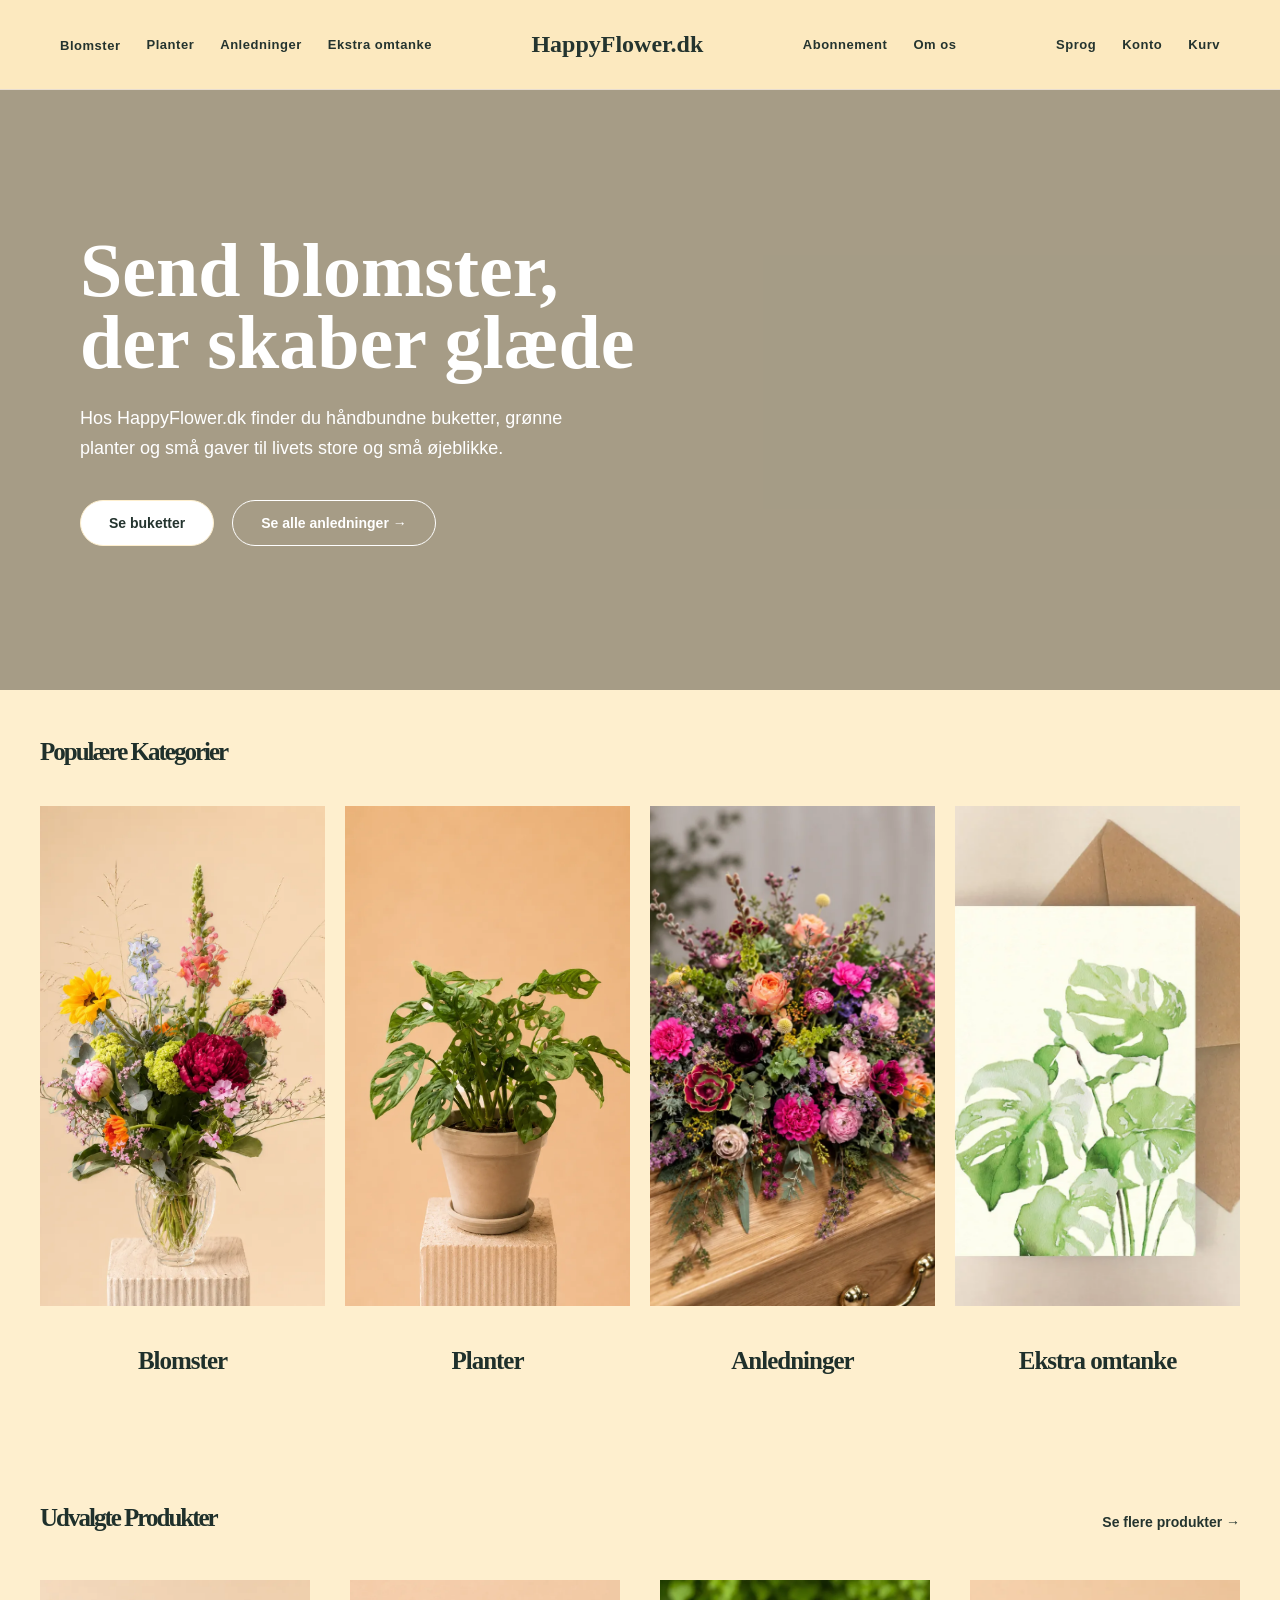
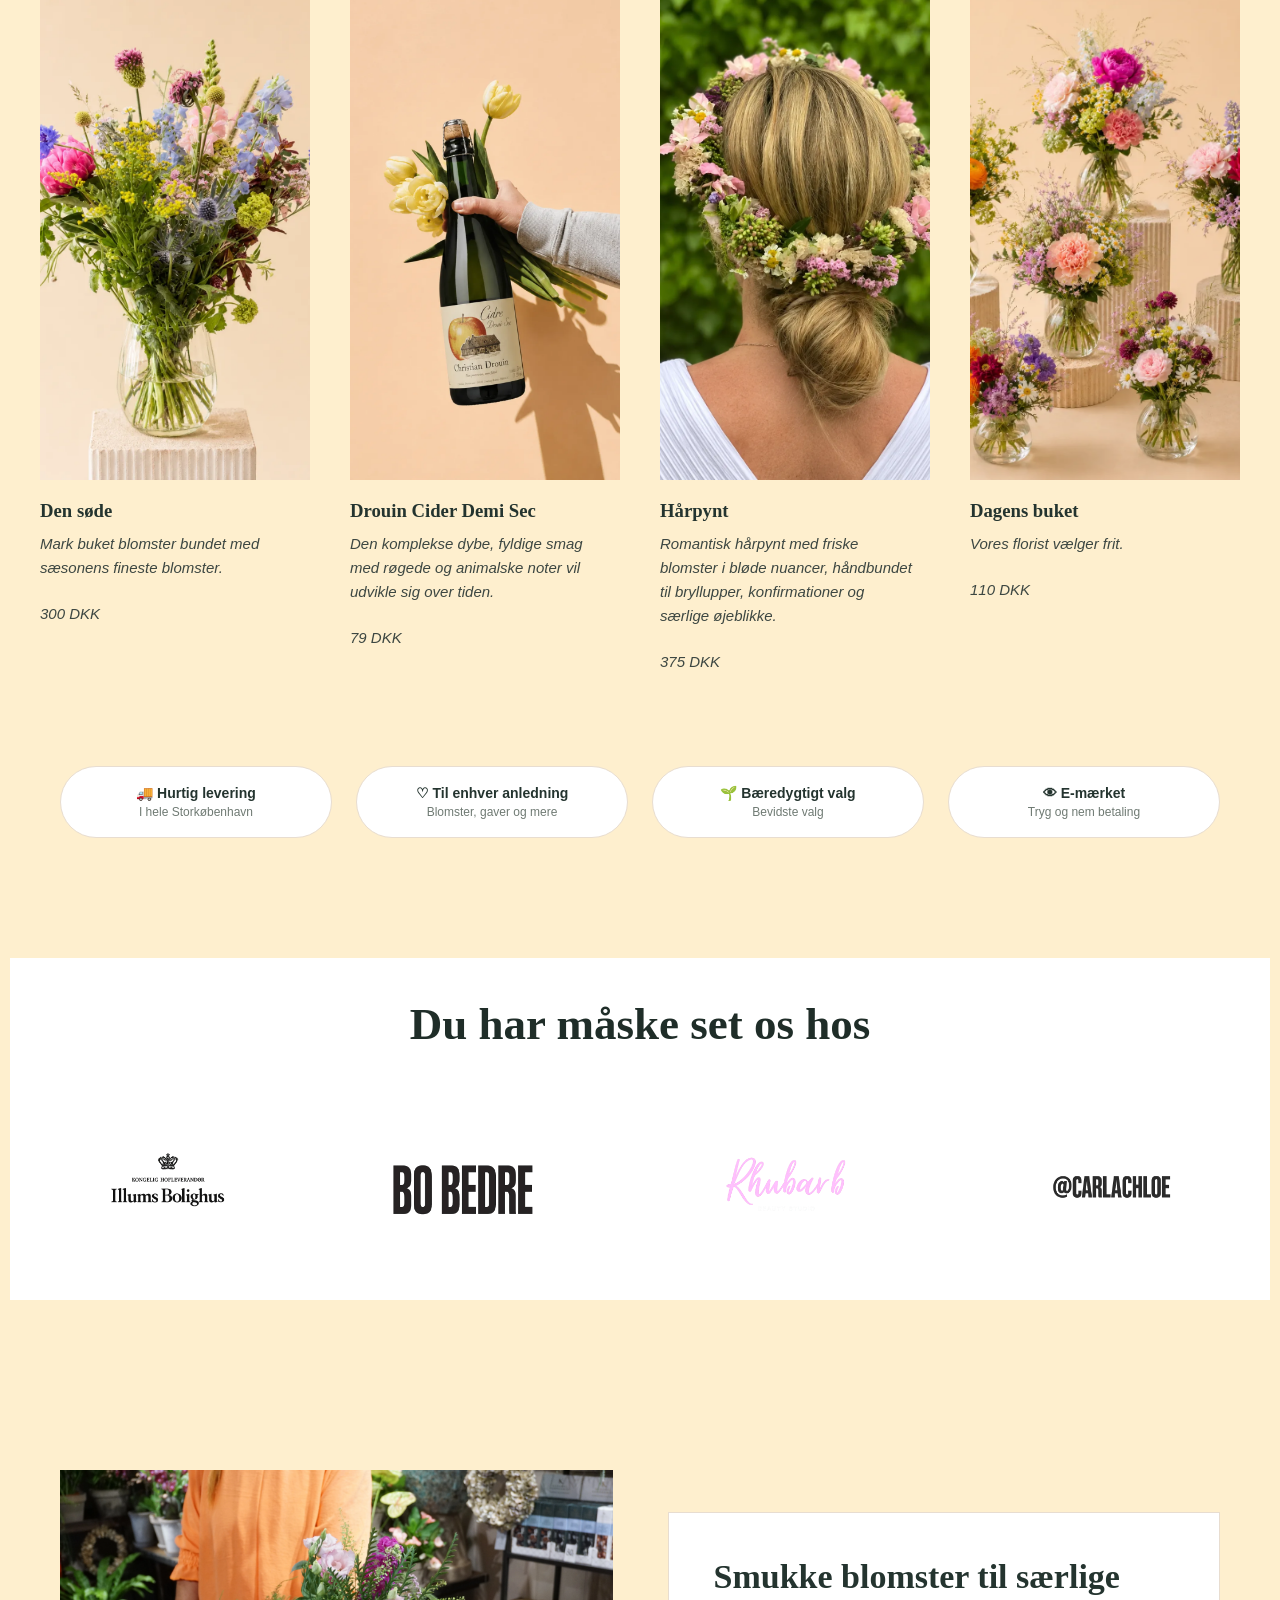
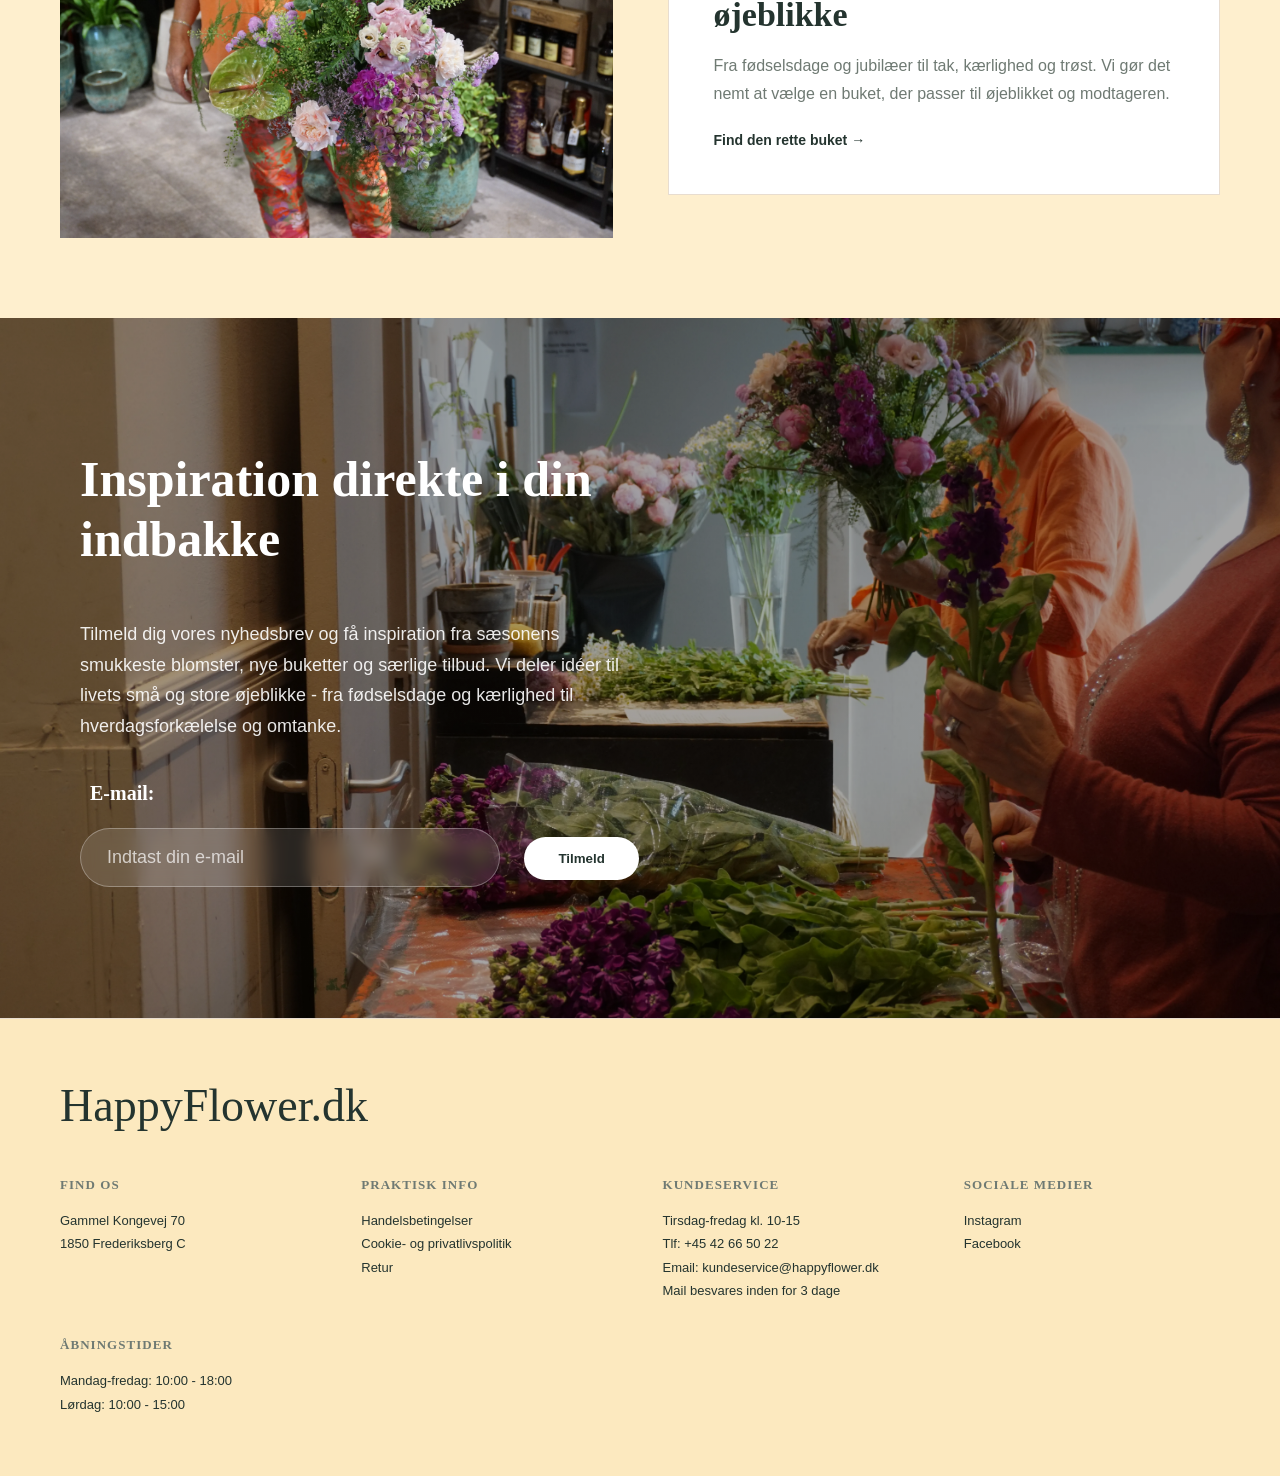
<file: index.html>
<!doctype html>
<html lang="da">
  <head>
    <meta name="robots" content="noindex" />
    <meta charset="UTF-8" />
    <meta name="viewport" content="width=device-width, initial-scale=1.0" />
    <title>Happyflower</title>
    <link rel="stylesheet" href="css/index.css" />
  </head>

  <body>
    <header class="site-header">
      <nav class="navigation-left">
        <div class="dropdown">
          <a href="blomster.html" class="blomster">Blomster</a>
          <div class="dropdown-menu">
            <a href="blomster.html">Alle blomster</a>
            <a href="buketter.html">Buketter</a>
            <a href="kranse.html">Kranse</a>
            <a href="dekorationer.html">Dekorationer</a>
          </div>
        </div>
        <a href="#" class="nav-link">Planter</a>
        <a href="#" class="nav-link">Anledninger</a>
        <a href="#" class="nav-link">Ekstra omtanke</a>
      </nav>

      <a href="index.html" class="logo">HappyFlower.dk</a>

      <nav class="navigation-right">
        <a href="#" class="nav-link">Abonnement</a>
        <a href="omos.html" class="nav-link">Om os</a>
      </nav>

      <div class="header-icons">
        <span class="icon">Sprog</span>
        <span class="icon">Konto</span>
        <a href="kurv.html" class="blomster">Kurv</a>
      </div>
    </header>

    <main class="main-content">
      <section class="hero-section">
        <video autoplay muted loop playsinline class="hero-video">
          <source src="herovideo.mp4" type="video/mp4" />
        </video>

        <div class="hero-overlay"></div>

        <div class="hero-content">
          <h1>Send blomster,<br />der skaber glæde</h1>

          <p>Hos HappyFlower.dk finder du håndbundne buketter, grønne planter og små gaver til livets store og små øjeblikke.</p>

          <div class="hero-buttons">
            <a href="blomster.html" class="primary-button">Se buketter</a>

            <a href="anledninger.html" class="secondary-button"> Se alle anledninger → </a>
          </div>
        </div>
      </section>

      <section class="categories-section">
        <h2 class="section-title">Populære Kategorier</h2>

        <div class="categories-grid">
          <a href="blomster.html" class="category-card">
            <img src="images/buket1.webp" alt="Blomster" />
            <h3>Blomster</h3>
          </a>

          <a href="planter.html" class="category-card">
            <img src="images/plante.webp" alt="Planter" />
            <h3>Planter</h3>
          </a>

          <a href="anledninger.html" class="category-card">
            <img src="images/begravelse.webp" alt="Anledninger" />
            <h3>Anledninger</h3>
          </a>

          <a href="ekstra-omtanke.html" class="category-card">
            <img src="images/kort_4.webp" alt="Ekstra omtanke" />
            <h3>Ekstra omtanke</h3>
          </a>
        </div>
      </section>

      <section class="products-section">
        <div class="section-header">
          <h2 class="section-title">Udvalgte Produkter</h2>
          <a href="blomster.html">Se flere produkter →</a>
        </div>

        <div class="products-grid">
          <article class="product-card">
            <img src="images/buket3.webp" alt="Den søde" />
            <h3>Den søde</h3>
            <p>Mark buket blomster bundet med sæsonens fineste blomster.</p>
            <p class="price">300 DKK</p>
          </article>

          <article class="product-card">
            <img src="images/vin.webp" alt="Produkter" />
            <h3>Drouin Cider Demi Sec</h3>
            <p>Den komplekse dybe, fyldige smag med røgede og animalske noter vil udvikle sig over tiden.</p>
            <p class="price">79 DKK</p>
          </article>

          <article class="product-card">
            <img src="images/pynt2.webp" alt="Produkter" />
            <h3>Hårpynt</h3>
            <p>Romantisk hårpynt med friske blomster i bløde nuancer, håndbundet til bryllupper, konfirmationer og særlige øjeblikke.</p>
            <p class="price">375 DKK</p>
          </article>

          <article class="product-card">
            <img src="images/dagensbuket.webp" alt="Produkter" />
            <h3>Dagens buket</h3>
            <p>Vores florist vælger frit.</p>
            <p class="price">110 DKK</p>
          </article>
        </div>
      </section>

      <section class="usp-section">
        <div class="usp-item">🚚 Hurtig levering<br /><span>I hele Storkøbenhavn</span></div>
        <div class="usp-item">♡ Til enhver anledning<br /><span>Blomster, gaver og mere</span></div>
        <div class="usp-item">🌱 Bæredygtigt valg<br /><span>Bevidste valg</span></div>
        <div class="usp-item">👁 E-mærket<br /><span>Tryg og nem betaling</span></div>
      </section>

      <section class="featured-section">
        <h2>Du har måske set os hos</h2>

        <div class="featured-logos">
          <img src="images/bolighus.webp" alt="Illums Bolighus" />
          <img src="images/bobedre.webp" alt="Bo Bedre" />
          <img src="images/rhubarbstudio.webp" alt="Rhubarb Studio" />
          <img src="images/carlachloe.webp" alt="Carla Chloe" />
        </div>
      </section>

      <section class="story-section">
        <img src="images/buketihånden.webp" alt="Florist binder blomster" />

        <div class="story-content">
          <h2>Smukke blomster til særlige øjeblikke</h2>
          <p>Fra fødselsdage og jubilæer til tak, kærlighed og trøst. Vi gør det nemt at vælge en buket, der passer til øjeblikket og modtageren.</p>
          <a href="blomster.html">Find den rette buket →</a>
        </div>
      </section>
      <section class="newsletter-section">
        <div class="newsletter-container">
          <div class="newsletter-content">
            <h2>Inspiration direkte i din indbakke</h2>
            <p>Tilmeld dig vores nyhedsbrev og få inspiration fra sæsonens smukkeste blomster, nye buketter og særlige tilbud. Vi deler idéer til livets små og store øjeblikke - fra fødselsdage og kærlighed til hverdagsforkælelse og omtanke.</p>
            <div class="newsletter-form">
              <label for="email">E-mail:</label>
              <input type="email" id="email" placeholder="Indtast din e-mail" />
              <button class="newsletter-button">Tilmeld</button>
            </div>
          </div>
        </div>
      </section>
    </main>
    <footer class="footer">
      <div class="footer-container">
        <div class="footer-column">
          <h3 class="footer-title">Find os</h3>
          <p>Gammel Kongevej 70</p>
          <p>1850 Frederiksberg C</p>
        </div>

        <div class="footer-column">
          <h3 class="footer-title">Praktisk info</h3>
          <a href="#">Handelsbetingelser</a>
          <a href="#">Cookie- og privatlivspolitik</a>
          <a href="#">Retur</a>
        </div>

        <div class="footer-column">
          <h3 class="footer-title">Kundeservice</h3>
          <p>Tirsdag-fredag kl. 10-15</p>
          <p>Tlf: +45 42 66 50 22</p>
          <p>Email: kundeservice@happyflower.dk</p>
          <p>Mail besvares inden for 3 dage</p>
        </div>

        <div class="footer-column">
          <h3 class="footer-title">Sociale medier</h3>
          <a href="#">Instagram</a>
          <a href="#">Facebook</a>
        </div>
      </div>

      <div class="opening-hours">
        <h3 class="footer-title">Åbningstider</h3>
        <p>Mandag-fredag: 10:00 - 18:00</p>
        <p>Lørdag: 10:00 - 15:00</p>
      </div>
    </footer>
  </body>
</html>
</file>
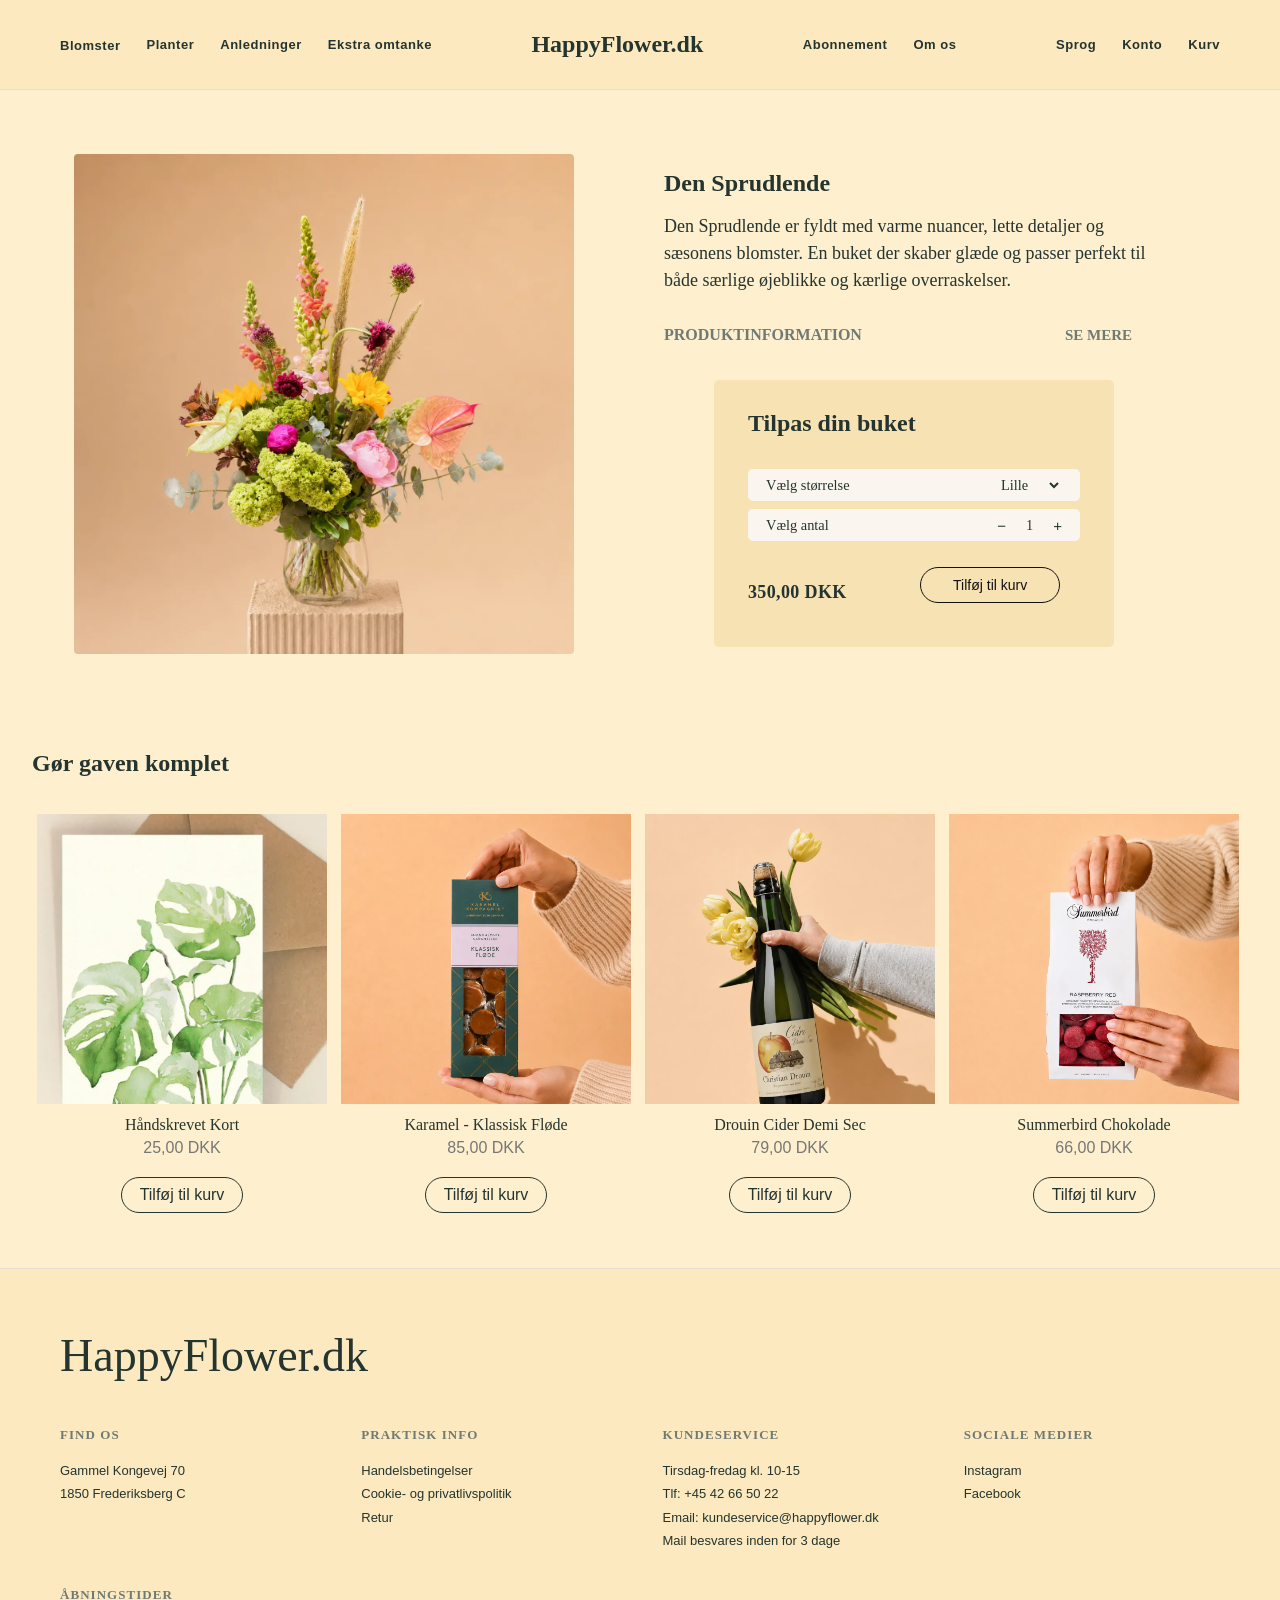
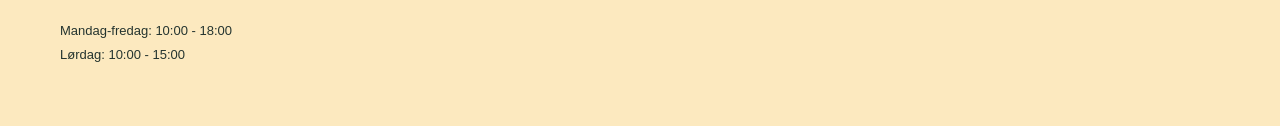
<file: blomst-produkt.html>
<!doctype html>
<html lang="da">
  <head>
    <meta name="robots" content="noindex" />
    <meta charset="UTF-8" />
    <meta name="viewport" content="width=device-width, initial-scale=1.0" />
    <link rel="stylesheet" href="css/index.css" />
    <link rel="stylesheet" href="css/blomster.css" />
    <link rel="stylesheet" href="css/produkt.css" />
    <title>Den Sprudlende</title>
  </head>
  <body>
    <header class="site-header">
      <nav class="navigation-left">
        <div class="dropdown">
          <a href="blomster.html" class="blomster">Blomster</a>
          <div class="dropdown-menu">
            <a href="blomster.html">Alle blomster</a>
            <a href="buketter.html">Buketter</a>
            <a href="kranse.html">Kranse</a>
            <a href="dekorationer.html">Dekorationer</a>
          </div>
        </div>
        <a href="#" class="nav-link">Planter</a>
        <a href="#" class="nav-link">Anledninger</a>
        <a href="#" class="nav-link">Ekstra omtanke</a>
      </nav>

      <a href="index.html" class="logo">HappyFlower.dk</a>

      <nav class="navigation-right">
        <a href="#" class="nav-link">Abonnement</a>
        <a href="omos.html" class="nav-link">Om os</a>
      </nav>

      <div class="header-icons">
        <span class="icon">Sprog</span>
        <span class="icon">Konto</span>
        <a href="kurv.html" class="blomster">Kurv</a>
      </div>
    </header>
    <main>
      <section class="product">
        <img class="product-img" src="images/buket2.webp" alt="produkt" />

        <div class="product-info">
          <h1 class="product-title">Den Sprudlende</h1>
          <p>Den Sprudlende er fyldt med varme nuancer, lette detaljer og sæsonens blomster. En buket der skaber glæde og passer perfekt til både særlige øjeblikke og kærlige overraskelser.</p>

          <details class="accordion">
            <summary>Produktinformation</summary>

            <p>Den Sprudlende bindes med fokus på farver, bevægelse og sæsonens smukkeste blomster. Buketten kombinerer varme nuancer og lette detaljer, som skaber et livligt og moderne udtryk med masser af personlighed.</p>

            <p>Vi arbejder så vidt muligt med friske sæsonblomster og naturligt grønt, så hver buket får sit eget unikke udtryk. Blomsterne udvælges med omtanke for kvalitet, holdbarhed og et naturligt farvespil.</p>

            <p>Vælg mellem tre størrelser: Den lille buket er en let og fin gestus, den mellemstore giver mere fylde og balance, mens den store buket skaber et ekstra iøjnefaldende og generøst udtryk.</p>
          </details>

          <div class="product-details">
            <form class="buy-box">
              <h2>Tilpas din buket</h2>
              <div class="select-row">
                <label for="size">Vælg størrelse</label>
                <select id="size" name="size">
                  <option>Lille</option>
                  <option>Mellem</option>
                  <option>Stor</option>
                </select>
              </div>

              <div class="quantity-row">
                <span>Vælg antal</span>

                <div class="quantity">
                  <button type="button">−</button>
                  <span>1</span>
                  <button type="button">+</button>
                </div>
              </div>

              <div class="buy-row">
                <p class="price">350,00 DKK</p>
                <button class="add-button" type="submit">Tilføj til kurv</button>
              </div>
            </form>
          </div>
        </div>
      </section>

      <section class="related-products">
        <h2>Gør gaven komplet</h2>

        <div class="related-grid">
          <article class="related-card">
            <img src="images/kort_4.webp" alt="kort" />
            <h3>Håndskrevet Kort</h3>
            <p>25,00 DKK</p>
            <button class="buy-button">Tilføj til kurv</button>
          </article>

          <article class="related-card">
            <img src="images/karamel.webp" alt="karamel" />
            <h3>Karamel - Klassisk Fløde</h3>
            <p>85,00 DKK</p>
            <button class="buy-button">Tilføj til kurv</button>
          </article>

          <article class="related-card">
            <img src="images/vin.webp" alt="vin" />
            <h3>Drouin Cider Demi Sec</h3>
            <p>79,00 DKK</p>
            <button class="buy-button">Tilføj til kurv</button>
          </article>

          <article class="related-card">
            <img src="images/chokolade.webp" alt="Chokolade" />
            <h3>Summerbird Chokolade</h3>
            <p>66,00 DKK</p>
            <button class="buy-button">Tilføj til kurv</button>
          </article>
        </div>
      </section>
    </main>

    <footer class="footer">
      <div class="footer-container">
        <div class="footer-column">
          <h3 class="footer-title">Find os</h3>
          <p>Gammel Kongevej 70</p>
          <p>1850 Frederiksberg C</p>
        </div>

        <div class="footer-column">
          <h3 class="footer-title">Praktisk info</h3>
          <a href="#">Handelsbetingelser</a>
          <a href="#">Cookie- og privatlivspolitik</a>
          <a href="#">Retur</a>
        </div>

        <div class="footer-column">
          <h3 class="footer-title">Kundeservice</h3>
          <p>Tirsdag-fredag kl. 10-15</p>
          <p>Tlf: +45 42 66 50 22</p>
          <p>Email: kundeservice@happyflower.dk</p>
          <p>Mail besvares inden for 3 dage</p>
        </div>

        <div class="footer-column">
          <h3 class="footer-title">Sociale medier</h3>
          <a href="#">Instagram</a>
          <a href="#">Facebook</a>
        </div>
      </div>

      <div class="opening-hours">
        <h3 class="footer-title">Åbningstider</h3>
        <p>Mandag-fredag: 10:00 - 18:00</p>
        <p>Lørdag: 10:00 - 15:00</p>
      </div>
    </footer>
  </body>
</html>
</file>
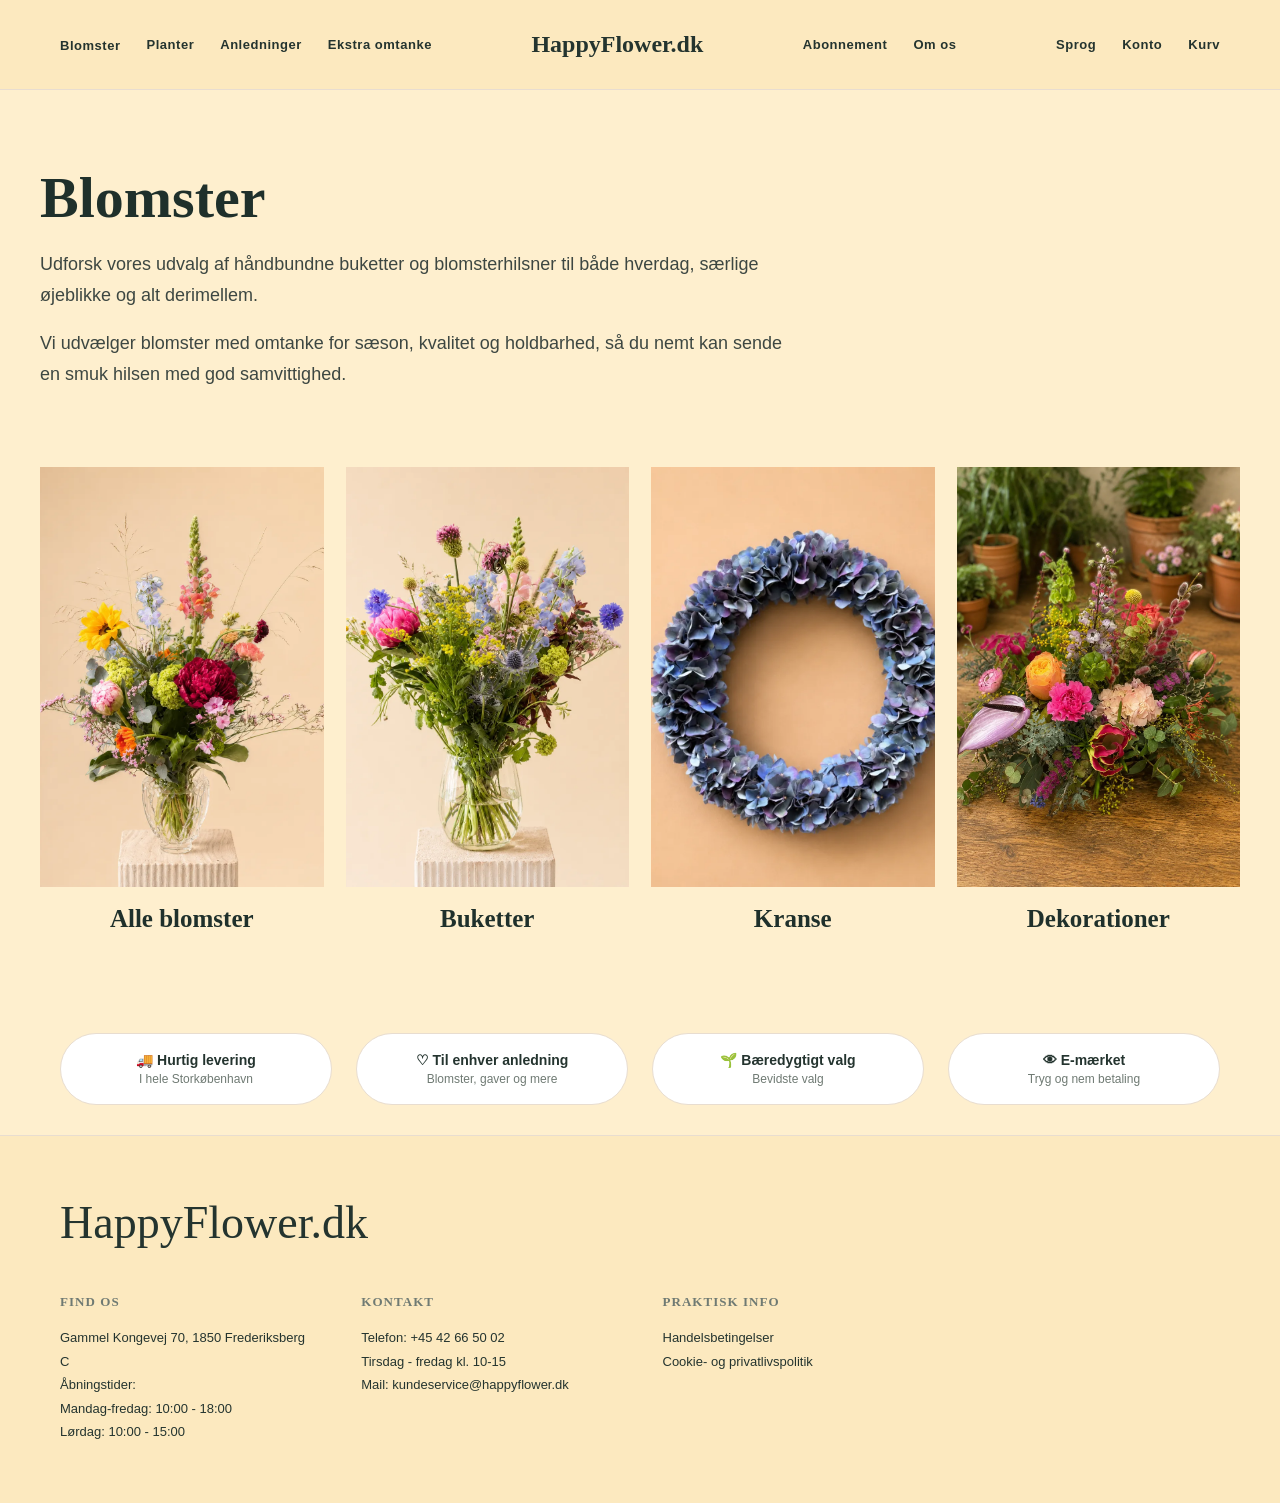
<file: blomster.html>
<!doctype html>
<html lang="da">
  <head>
    <meta name="robots" content="noindex" />
    <meta charset="UTF-8" />
    <meta name="viewport" content="width=device-width, initial-scale=1.0" />
    <title>Blomster | HappyFlower.dk</title>
    <link rel="stylesheet" href="css/index.css" />
    <link rel="stylesheet" href="css/blomster.css" />
  </head>

  <body>
    <header class="site-header">
      <nav class="navigation-left">
        <div class="dropdown">
          <a href="blomster.html" class="blomster">Blomster</a>
          <div class="dropdown-menu">
            <a href="blomster.html">Alle blomster</a>
            <a href="buketter.html">Buketter</a>
            <a href="kranse.html">Kranse</a>
            <a href="dekorationer.html">Dekorationer</a>
          </div>
        </div>
        <a href="#" class="nav-link">Planter</a>
        <a href="#" class="nav-link">Anledninger</a>
        <a href="#" class="nav-link">Ekstra omtanke</a>
      </nav>

      <a href="index.html" class="logo">HappyFlower.dk</a>

      <nav class="navigation-right">
        <a href="#" class="nav-link">Abonnement</a>
        <a href="omos.html" class="nav-link">Om os</a>
      </nav>

      <div class="header-icons">
        <span class="icon">Sprog</span>
        <span class="icon">Konto</span>
        <a href="kurv.html" class="blomster">Kurv</a>
      </div>
    </header>

    <main>
      <section class="category-hero">
        <h1>Blomster</h1>

        <p>Udforsk vores udvalg af håndbundne buketter og blomsterhilsner til både hverdag, særlige øjeblikke og alt derimellem.</p>

        <p>Vi udvælger blomster med omtanke for sæson, kvalitet og holdbarhed, så du nemt kan sende en smuk hilsen med god samvittighed.</p>
      </section>

      <section class="products-grid">
        <a href="#" class="category-option">
          <img src="images/buket1.webp" alt="Alle blomster" />
          <h2>Alle blomster</h2>
        </a>

        <a href="buketter.html" class="category-option">
          <img src="images/buket3.webp" alt="Buketter" />
          <h2>Buketter</h2>
        </a>

        <a href="#" class="category-option">
          <img src="images/krans3.webp" alt="Kranse" />
          <h2>Kranse</h2>
        </a>

        <a href="#" class="category-option">
          <img src="images/deko3.webp" alt="Dekorationer" />
          <h2>Dekorationer</h2>
        </a>
      </section>

      <section class="usp-section">
        <div class="usp-item">🚚 Hurtig levering<br /><span>I hele Storkøbenhavn</span></div>
        <div class="usp-item">♡ Til enhver anledning<br /><span>Blomster, gaver og mere</span></div>
        <div class="usp-item">🌱 Bæredygtigt valg<br /><span>Bevidste valg</span></div>
        <div class="usp-item">👁 E-mærket<br /><span>Tryg og nem betaling</span></div>
      </section>
    </main>

    <footer class="footer">
      <div class="footer-container">
        <div class="footer-column">
          <h3 class="footer-title">Find os</h3>
          <p>Gammel Kongevej 70, 1850 Frederiksberg C</p>
          <p>Åbningstider:</p>
          <p>Mandag-fredag: 10:00 - 18:00</p>
          <p>Lørdag: 10:00 - 15:00</p>
        </div>

        <div class="footer-column">
          <h3 class="footer-title">Kontakt</h3>
          <p>Telefon: +45 42 66 50 02</p>
          <p>Tirsdag - fredag kl. 10-15</p>
          <p>Mail: kundeservice@happyflower.dk</p>
        </div>

        <div class="footer-column">
          <h3 class="footer-title">Praktisk info</h3>
          <a href="#">Handelsbetingelser</a>
          <a href="#">Cookie- og privatlivspolitik</a>
        </div>
      </div>
    </footer>
  </body>
</html>
</file>
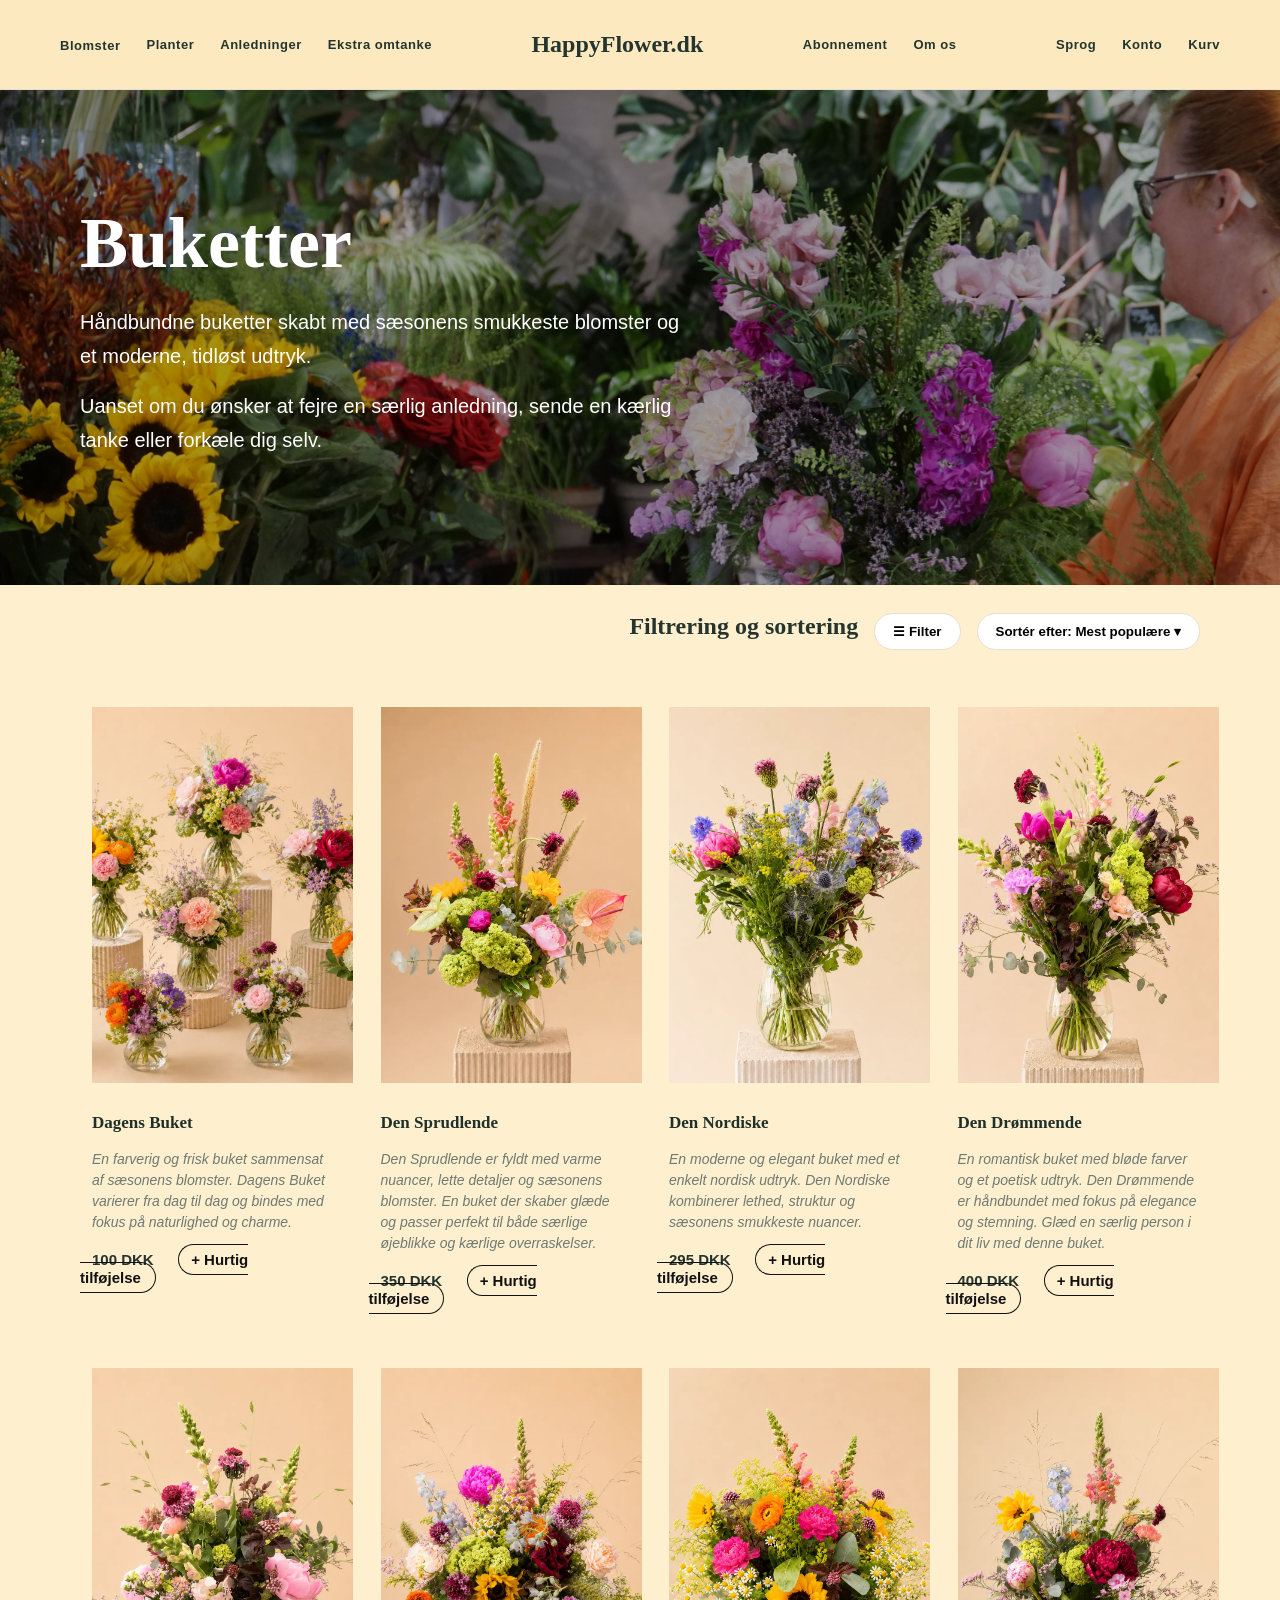
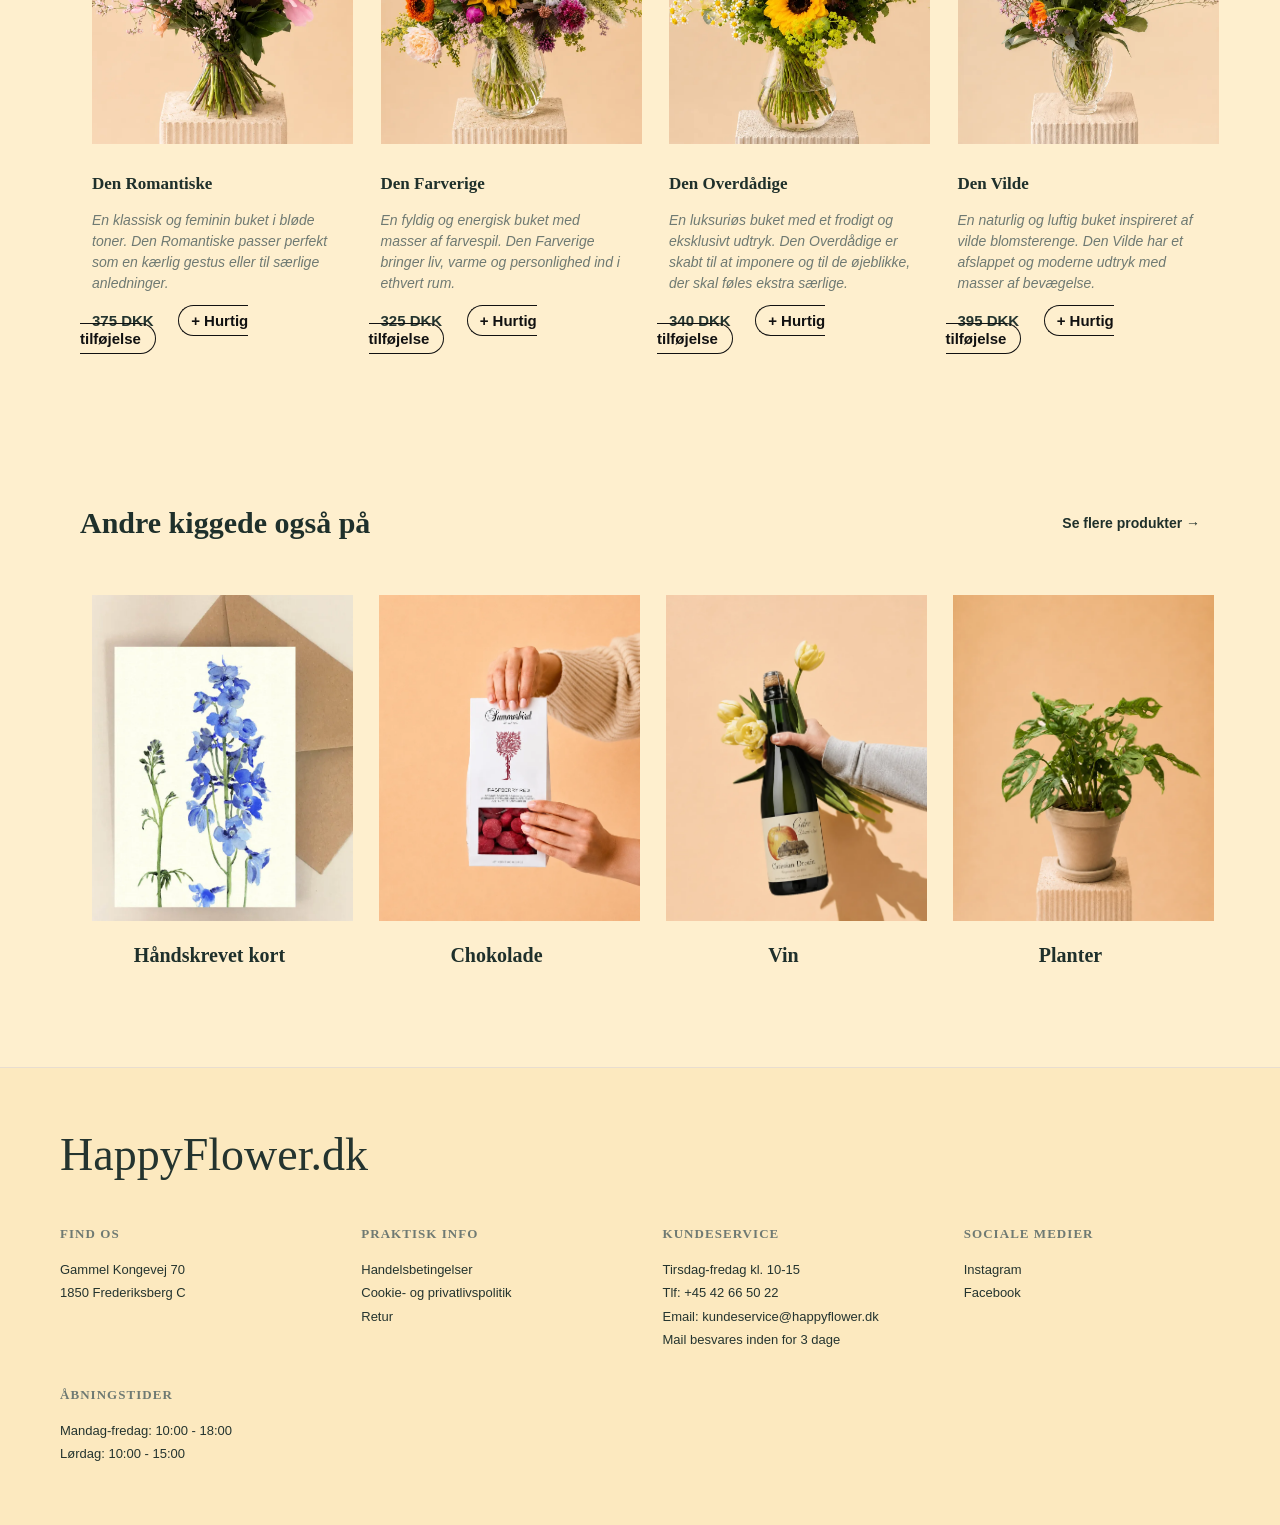
<file: buketter.html>
<!doctype html>
<html lang="da">
  <head>
    <meta name="robots" content="noindex" />
    <meta charset="UTF-8" />
    <meta name="viewport" content="width=device-width, initial-scale=1.0" />
    <title>Buketter</title>
    <link rel="stylesheet" href="css/index.css" />
    <link rel="stylesheet" href="css/buketter.css" />
  </head>
  <body>
    <header class="site-header">
      <nav class="navigation-left">
        <div class="dropdown">
          <a href="blomster.html" class="blomster">Blomster</a>
          <div class="dropdown-menu">
            <a href="blomster.html">Alle blomster</a>
            <a href="buketter.html">Buketter</a>
            <a href="kranse.html">Kranse</a>
            <a href="dekorationer.html">Dekorationer</a>
          </div>
        </div>
        <a href="#" class="nav-link">Planter</a>
        <a href="#" class="nav-link">Anledninger</a>
        <a href="#" class="nav-link">Ekstra omtanke</a>
      </nav>

      <a href="index.html" class="logo">HappyFlower.dk</a>

      <nav class="navigation-right">
        <a href="#" class="nav-link">Abonnement</a>
        <a href="omos.html" class="nav-link">Om os</a>
      </nav>

      <div class="header-icons">
        <span class="icon">Sprog</span>
        <span class="icon">Konto</span>
        <a href="kurv.html" class="blomster">Kurv</a>
      </div>
    </header>
    <main>
      <section class="bouquet-hero">
        <div class="bouquet-overlay">
          <div class="bouquet-hero-text">
            <h1>Buketter</h1>
            <p>Håndbundne buketter skabt med sæsonens smukkeste blomster og et moderne, tidløst udtryk.</p>
            <p>Uanset om du ønsker at fejre en særlig anledning, sende en kærlig tanke eller forkæle dig selv.</p>
          </div>
        </div>
      </section>

      <section class="bouquet-toolbar">
        <h2 class="sr-only">Filtrering og sortering</h2>

        <button>☰ Filter</button>

        <button>Sortér efter: Mest populære ▾</button>
      </section>

      <section class="bouquet-grid">
        <a href="blomst-produkt.html" class="bouquet-card">
          <img src="images/dagensbuket.webp" alt="Buket" />
          <h3>Dagens Buket</h3>
          <p>En farverig og frisk buket sammensat af sæsonens blomster. Dagens Buket varierer fra dag til dag og bindes med fokus på naturlighed og charme.</p>
          <span>100 DKK</span>
          <span class="hurtig-tilfoej">+ Hurtig tilføjelse</span>
        </a>

        <a href="blomst-produkt.html" class="bouquet-card">
          <img src="images/buket2.webp" alt="Buket" />
          <h3>Den Sprudlende</h3>
          <p>Den Sprudlende er fyldt med varme nuancer, lette detaljer og sæsonens blomster. En buket der skaber glæde og passer perfekt til både særlige øjeblikke og kærlige overraskelser.</p>
          <span>350 DKK</span>
          <span class="hurtig-tilfoej">+ Hurtig tilføjelse</span>
        </a>

        <a href="blomst-produkt.html" class="bouquet-card">
          <img src="images/buket3.webp" alt="Buket" />
          <h3>Den Nordiske</h3>
          <p>En moderne og elegant buket med et enkelt nordisk udtryk. Den Nordiske kombinerer lethed, struktur og sæsonens smukkeste nuancer.</p>
          <span>295 DKK</span>
          <span class="hurtig-tilfoej">+ Hurtig tilføjelse</span>
        </a>

        <a href="blomst-produkt.html" class="bouquet-card">
          <img src="images/buket4.webp" alt="Buket" />
          <h3>Den Drømmende</h3>
          <p>En romantisk buket med bløde farver og et poetisk udtryk. Den Drømmende er håndbundet med fokus på elegance og stemning. Glæd en særlig person i dit liv med denne buket.</p>
          <span>400 DKK</span>
          <span class="hurtig-tilfoej">+ Hurtig tilføjelse</span>
        </a>

        <a href="blomst-produkt.html" class="bouquet-card">
          <img src="images/buket5.webp" alt="Buket" />
          <h3>Den Romantiske</h3>
          <p>En klassisk og feminin buket i bløde toner. Den Romantiske passer perfekt som en kærlig gestus eller til særlige anledninger.</p>
          <span>375 DKK</span>
          <span class="hurtig-tilfoej">+ Hurtig tilføjelse</span>
        </a>

        <a href="blomst-produkt.html" class="bouquet-card">
          <img src="images/buket6.webp" alt="Buket" />
          <h3>Den Farverige</h3>
          <p>En fyldig og energisk buket med masser af farvespil. Den Farverige bringer liv, varme og personlighed ind i ethvert rum.</p>
          <span>325 DKK</span>
          <span class="hurtig-tilfoej">+ Hurtig tilføjelse</span>
        </a>

        <a href="blomst-produkt.html" class="bouquet-card">
          <img src="images/buket7.webp" alt="Buket" />
          <h3>Den Overdådige</h3>
          <p>En luksuriøs buket med et frodigt og eksklusivt udtryk. Den Overdådige er skabt til at imponere og til de øjeblikke, der skal føles ekstra særlige.</p>
          <span>340 DKK</span>
          <span class="hurtig-tilfoej">+ Hurtig tilføjelse</span>
        </a>

        <a href="blomst-produkt.html" class="bouquet-card">
          <img src="images/buket1.webp" alt="Buket" />
          <h3>Den Vilde</h3>
          <p>En naturlig og luftig buket inspireret af vilde blomsterenge. Den Vilde har et afslappet og moderne udtryk med masser af bevægelse.</p>
          <span>395 DKK</span>
          <span class="hurtig-tilfoej">+ Hurtig tilføjelse</span>
        </a>
      </section>

      <section class="also-section">
        <div class="also-header">
          <h2>Andre kiggede også på</h2>

          <a href="#">Se flere produkter →</a>
        </div>

        <div class="also-grid">
          <a href="blomst-produkt.html" class="also-product">
            <img src="images/kort_7.webp" alt="Kort" />
            <h3>Håndskrevet kort</h3>
          </a>

          <a href="blomst-produkt.html" class="also-product">
            <img src="images/chokolade.webp" alt="Chokolade" />
            <h3>Chokolade</h3>
          </a>

          <a href="blomst-produkt.html" class="also-product">
            <img src="images/vin.webp" alt="Vin" />
            <h3>Vin</h3>
          </a>

          <a href="blomst-produkt.html" class="also-product">
            <img src="images/plante.webp" alt="Plante" />
            <h3>Planter</h3>
          </a>
        </div>
      </section>
    </main>

    <footer class="footer">
      <div class="footer-container">
        <div class="footer-column">
          <h3 class="footer-title">Find os</h3>
          <p>Gammel Kongevej 70</p>
          <p>1850 Frederiksberg C</p>
        </div>

        <div class="footer-column">
          <h3 class="footer-title">Praktisk info</h3>
          <a href="#">Handelsbetingelser</a>
          <a href="#">Cookie- og privatlivspolitik</a>
          <a href="#">Retur</a>
        </div>

        <div class="footer-column">
          <h3 class="footer-title">Kundeservice</h3>
          <p>Tirsdag-fredag kl. 10-15</p>
          <p>Tlf: +45 42 66 50 22</p>
          <p>Email: kundeservice@happyflower.dk</p>
          <p>Mail besvares inden for 3 dage</p>
        </div>

        <div class="footer-column">
          <h3 class="footer-title">Sociale medier</h3>
          <a href="#">Instagram</a>
          <a href="#">Facebook</a>
        </div>
      </div>

      <div class="opening-hours">
        <h3 class="footer-title">Åbningstider</h3>
        <p>Mandag-fredag: 10:00 - 18:00</p>
        <p>Lørdag: 10:00 - 15:00</p>
      </div>
    </footer>
  </body>
</html>
</file>
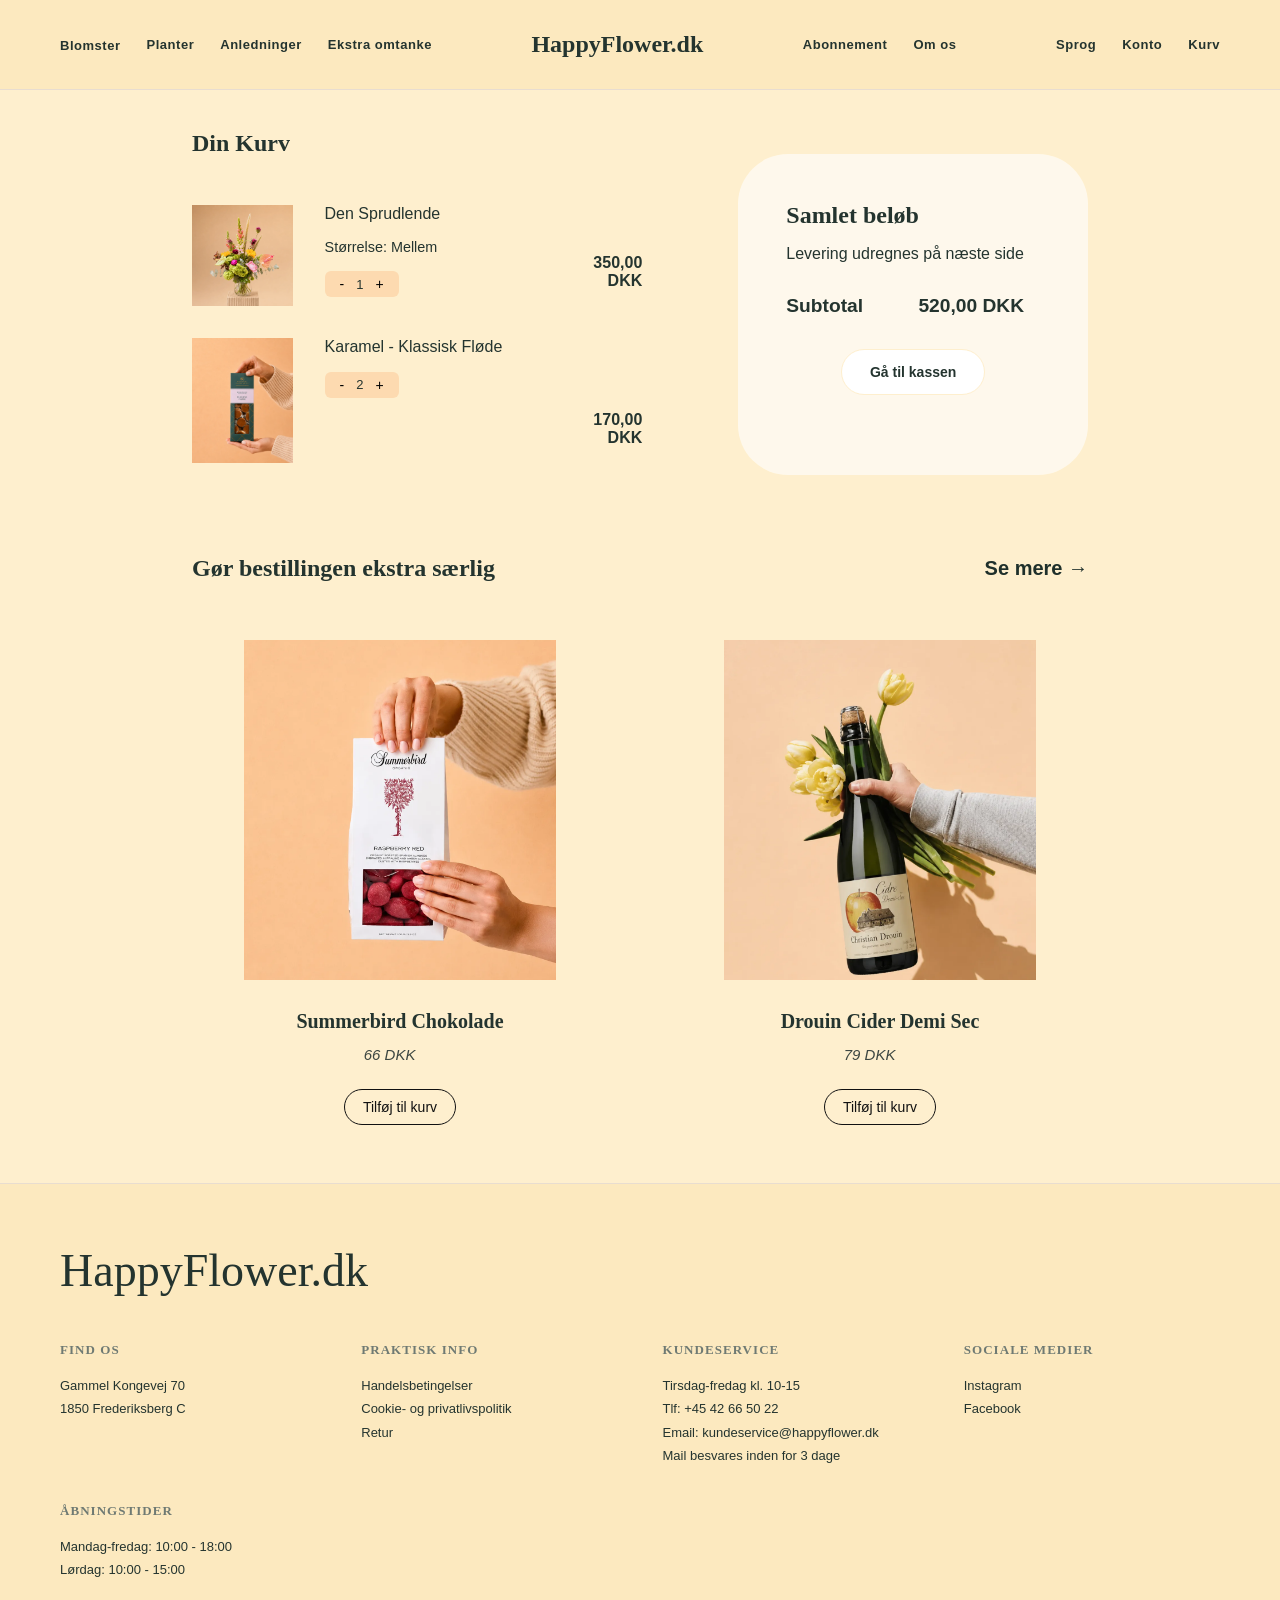
<file: kurv.html>
<!doctype html>
<html lang="da">
  <head>
    <meta name="robots" content="noindex" />
    <meta charset="UTF-8" />
    <meta name="viewport" content="width=device-width, initial-scale=1.0" />
    <link rel="stylesheet" href="css/index.css" />
    <link rel="stylesheet" href="css/kurv.css" />
    <title>Kurv</title>
  </head>
  <body>
    <header class="site-header">
      <nav class="navigation-left">
        <div class="dropdown">
          <a href="blomster.html" class="blomster">Blomster</a>
          <div class="dropdown-menu">
            <a href="blomster.html">Alle blomster</a>
            <a href="buketter.html">Buketter</a>
            <a href="kranse.html">Kranse</a>
            <a href="dekorationer.html">Dekorationer</a>
          </div>
        </div>
        <a href="#" class="nav-link">Planter</a>
        <a href="#" class="nav-link">Anledninger</a>
        <a href="#" class="nav-link">Ekstra omtanke</a>
      </nav>

      <a href="index.html" class="logo">HappyFlower.dk</a>

      <nav class="navigation-right">
        <a href="#" class="nav-link">Abonnement</a>
        <a href="omos.html" class="nav-link">Om os</a>
      </nav>

      <div class="header-icons">
        <span class="icon">Sprog</span>
        <span class="icon">Konto</span>
        <a href="kurv.html" class="blomster">Kurv</a>
      </div>
    </header>

    <main>
      <div class="desktop-view">
        <section id="cart">
          <h1>Din Kurv</h1>

          <div id="cart-content">
            <img class="item-img" src="images/buket2.webp" alt="buket" />
            <div class="item-info">
              <p class="item-title">Den Sprudlende</p>
              <p class="item-size">Størrelse: Mellem</p>
              <div class="quantity">
                <button>-</button>
                <span>1</span>
                <button>+</button>
              </div>
            </div>
            <p class="item-price">350,00 DKK</p>

            <img class="item-img" src="images/karamel.webp" alt="karamel" />
            <div>
              <p class="item-title">Karamel - Klassisk Fløde</p>
              <div class="quantity">
                <button>-</button>
                <span>2</span>
                <button>+</button>
              </div>
            </div>
            <p class="item-price">170,00 DKK</p>
          </div>
        </section>

        <section id="total">
          <h2>Samlet beløb</h2>
          <p>Levering udregnes på næste side</p>
          <div id="subtotal">
            <p>Subtotal</p>
            <p id="total-price">520,00 DKK</p>
          </div>
          <button class="primary-button">Gå til kassen</button>
        </section>
      </div>

      <section class="related-products">
        <div class="related-header">
          <h2>Gør bestillingen ekstra særlig</h2>
          <a href="ekstraomtanke.html">Se mere →</a>
        </div>

        <div class="grid_1-1">
          <article class="product-card">
            <img src="images/chokolade.webp" alt="Dagens buket" />

            <div class="center">
              <h3>Summerbird Chokolade</h3>
              <p class="price">66 DKK</p>
              <button class="buy-button">Tilføj til kurv</button>
            </div>
          </article>

          <article class="product-card">
            <img src="images/vin.webp" alt="Hvidvin" />
            <div class="center">
              <h3>Drouin Cider Demi Sec</h3>
              <p class="price">79 DKK</p>
              <button class="buy-button">Tilføj til kurv</button>
            </div>
          </article>
        </div>
      </section>
    </main>
    <footer class="footer">
      <div class="footer-container">
        <div class="footer-column">
          <h3 class="footer-title">Find os</h3>
          <p>Gammel Kongevej 70</p>
          <p>1850 Frederiksberg C</p>
        </div>

        <div class="footer-column">
          <h3 class="footer-title">Praktisk info</h3>
          <a href="#">Handelsbetingelser</a>
          <a href="#">Cookie- og privatlivspolitik</a>
          <a href="#">Retur</a>
        </div>

        <div class="footer-column">
          <h3 class="footer-title">Kundeservice</h3>
          <p>Tirsdag-fredag kl. 10-15</p>
          <p>Tlf: +45 42 66 50 22</p>
          <p>Email: kundeservice@happyflower.dk</p>
          <p>Mail besvares inden for 3 dage</p>
        </div>

        <div class="footer-column">
          <h3 class="footer-title">Sociale medier</h3>
          <a href="#">Instagram</a>
          <a href="#">Facebook</a>
        </div>
      </div>

      <div class="opening-hours">
        <h3 class="footer-title">Åbningstider</h3>
        <p>Mandag-fredag: 10:00 - 18:00</p>
        <p>Lørdag: 10:00 - 15:00</p>
      </div>
    </footer>
  </body>
</html>
</file>
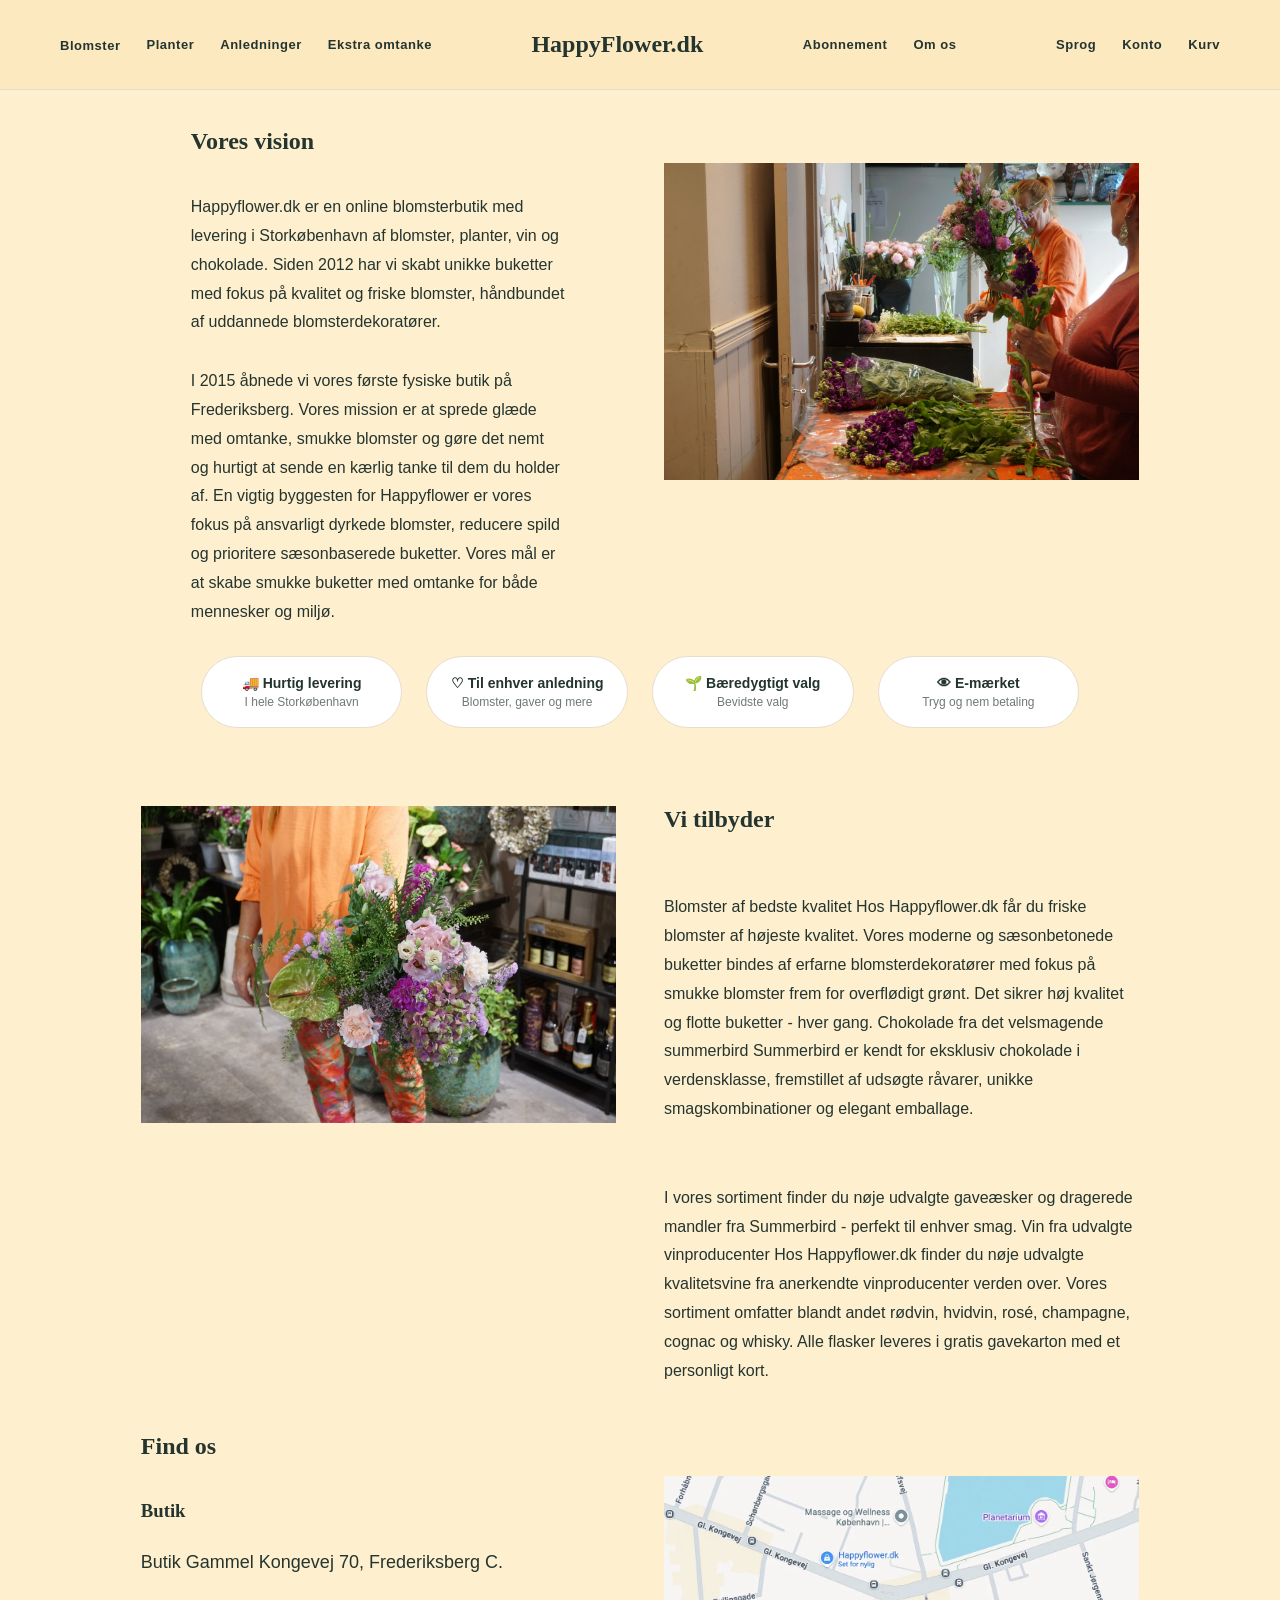
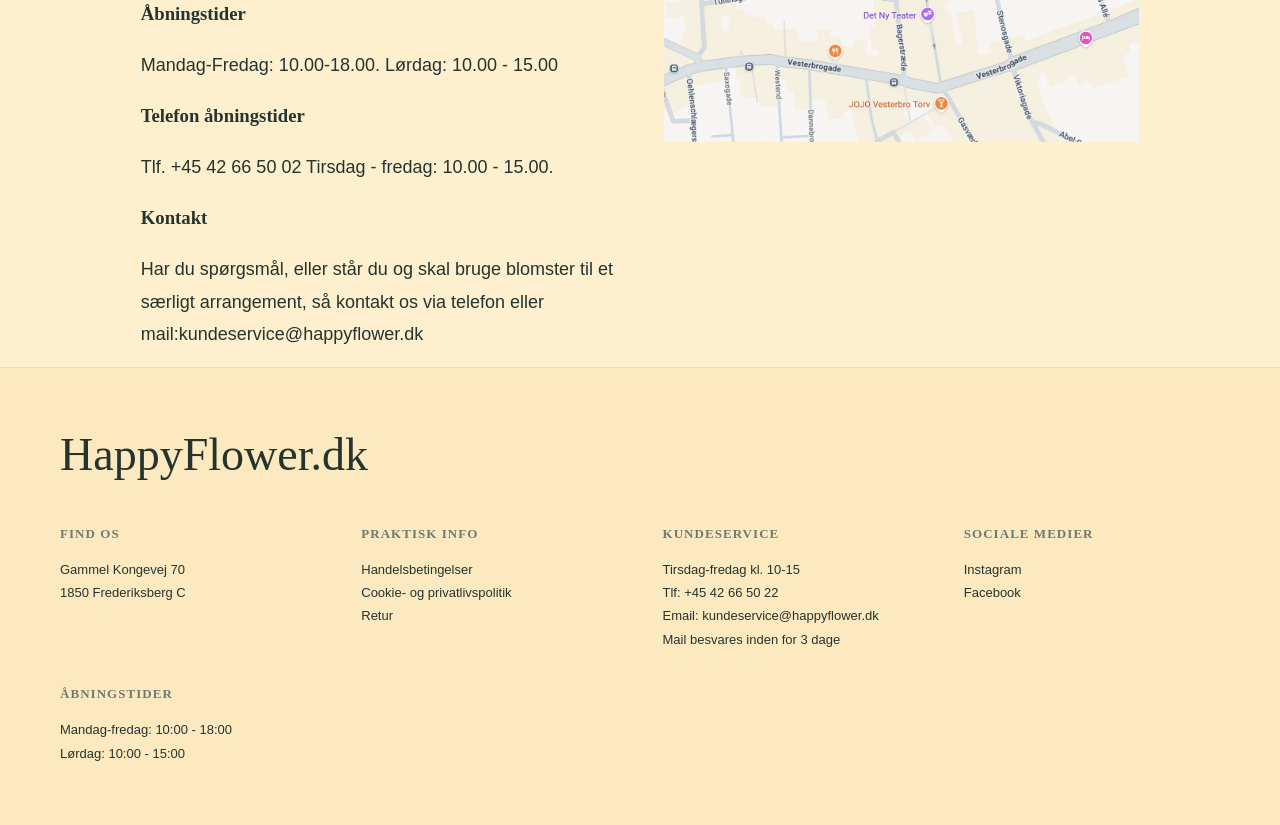
<file: omos.html>
<!doctype html>
<html lang="da">
  <head>
    <meta name="robots" content="noindex" />
    <meta charset="UTF-8" />
    <meta name="viewport" content="width=device-width, initial-scale=1.0" />
    <title>Happy flower</title>
    <link rel="stylesheet" href="css/om-os.css" />
    <link rel="stylesheet" href="css/index.css" />
  </head>
  <body>
    <header class="site-header">
      <nav class="navigation-left">
        <div class="dropdown">
          <a href="blomster.html" class="blomster">Blomster</a>
          <div class="dropdown-menu">
            <a href="blomster.html">Alle blomster</a>
            <a href="buketter.html">Buketter</a>
            <a href="kranse.html">Kranse</a>
            <a href="dekorationer.html">Dekorationer</a>
          </div>
        </div>
        <a href="#" class="nav-link">Planter</a>
        <a href="#" class="nav-link">Anledninger</a>
        <a href="#" class="nav-link">Ekstra omtanke</a>
      </nav>

      <a href="index.html" class="logo">HappyFlower.dk</a>

      <nav class="navigation-right">
        <a href="#" class="nav-link">Abonnement</a>
        <a href="omos.html" class="nav-link">Om os</a>
      </nav>

      <div class="header-icons">
        <span class="icon">Sprog</span>
        <span class="icon">Konto</span>
        <a href="kurv.html" class="blomster">Kurv</a>
      </div>
    </header>

    <main>
      <h2 class="tekst">Vores vision</h2>
      <section class="omos">
        <div>
          <p class="tekst">
            Happyflower.dk er en online blomsterbutik med levering i Storkøbenhavn af blomster, planter, vin og chokolade. Siden 2012 har vi skabt unikke buketter med fokus på kvalitet og friske blomster, håndbundet af uddannede blomsterdekoratører.
          </p>

          <p class="tekst">
            I 2015 åbnede vi vores første fysiske butik på Frederiksberg. Vores mission er at sprede glæde med omtanke, smukke blomster og gøre det nemt og hurtigt at sende en kærlig tanke til dem du holder af. En vigtig byggesten for Happyflower er
            vores fokus på ansvarligt dyrkede blomster, reducere spild og prioritere sæsonbaserede buketter. Vores mål er at skabe smukke buketter med omtanke for både mennesker og miljø.
          </p>
        </div>

        <img class="img-personale" src="images/newsletter.webp" alt="personale" />
      </section>

      <section class="usp-section">
        <div class="usp-item">🚚 Hurtig levering<br /><span>I hele Storkøbenhavn</span></div>
        <div class="usp-item">♡ Til enhver anledning<br /><span>Blomster, gaver og mere</span></div>
        <div class="usp-item">🌱 Bæredygtigt valg<br /><span>Bevidste valg</span></div>
        <div class="usp-item">👁 E-mærket<br /><span>Tryg og nem betaling</span></div>
      </section>

      <section class="blomster-omos">
        <img class="img-blomster" src="images/buketihånden.webp" alt="blomster" />
        <div>
          <h2>Vi tilbyder</h2>

          <p class="tekst2">
            Blomster af bedste kvalitet Hos Happyflower.dk får du friske blomster af højeste kvalitet. Vores moderne og sæsonbetonede buketter bindes af erfarne blomsterdekoratører med fokus på smukke blomster frem for overflødigt grønt. Det sikrer
            høj kvalitet og flotte buketter - hver gang. Chokolade fra det velsmagende summerbird Summerbird er kendt for eksklusiv chokolade i verdensklasse, fremstillet af udsøgte råvarer, unikke smagskombinationer og elegant emballage.
          </p>
          <p class="tekst2">
            I vores sortiment finder du nøje udvalgte gaveæsker og dragerede mandler fra Summerbird - perfekt til enhver smag. Vin fra udvalgte vinproducenter Hos Happyflower.dk finder du nøje udvalgte kvalitetsvine fra anerkendte vinproducenter
            verden over. Vores sortiment omfatter blandt andet rødvin, hvidvin, rosé, champagne, cognac og whisky. Alle flasker leveres i gratis gavekarton med et personligt kort.
          </p>
        </div>
      </section>
      <h2>Find os</h2>
      <section class="findos-omos">
        <div>
          <h3>Butik</h3>
          <p class="tekst3">Butik Gammel Kongevej 70, Frederiksberg C.</p>
          <h3>Åbningstider</h3>

          <p>Mandag-Fredag: 10.00-18.00. Lørdag: 10.00 - 15.00</p>
          <h3>Telefon åbningstider</h3>

          <p>Tlf. +45 42 66 50 02 Tirsdag - fredag: 10.00 - 15.00.</p>
          <h3>Kontakt</h3>

          <p>Har du spørgsmål, eller står du og skal bruge blomster til et særligt arrangement, så kontakt os via telefon eller mail:kundeservice@happyflower.dk</p>
        </div>

        <img class="img-kort" src="images/kort-kopi.WEBP" alt="kort" />
      </section>
    </main>

    <footer class="footer">
      <div class="footer-container">
        <div class="footer-column">
          <h3 class="footer-title">Find os</h3>
          <p>Gammel Kongevej 70</p>
          <p>1850 Frederiksberg C</p>
        </div>

        <div class="footer-column">
          <h3 class="footer-title">Praktisk info</h3>
          <a href="#">Handelsbetingelser</a>
          <a href="#">Cookie- og privatlivspolitik</a>
          <a href="#">Retur</a>
        </div>

        <div class="footer-column">
          <h3 class="footer-title">Kundeservice</h3>
          <p>Tirsdag-fredag kl. 10-15</p>
          <p>Tlf: +45 42 66 50 22</p>
          <p>Email: kundeservice@happyflower.dk</p>
          <p>Mail besvares inden for 3 dage</p>
        </div>

        <div class="footer-column">
          <h3 class="footer-title">Sociale medier</h3>
          <a href="#">Instagram</a>
          <a href="#">Facebook</a>
        </div>
      </div>

      <div class="opening-hours">
        <h3 class="footer-title">Åbningstider</h3>
        <p>Mandag-fredag: 10:00 - 18:00</p>
        <p>Lørdag: 10:00 - 15:00</p>
      </div>
    </footer>
  </body>
</html>
</file>
<file: css/index.css>
:root {
  --eucalyptus: #a9b7a6;
  --peach: #fccdb8;
  --sunbeam: #feefce;
  --ivory: #f6efe4;
  --terracotta: #e9a07e;
  --dusty-rose: #dfa79c;
  --warm-beige: #e8d6b8;
  --olive: #b5b88a;
  --cream: #faf6ef;
  --text: #24342f;
  --muted: #6f7a73;
  --border: #e8ddd0;
}

* {
  box-sizing: border-box;
  margin: 0;
  padding: 0;
}

body {
  font-family: "Lato", Arial, sans-serif;
  background: #feefce;
  color: var(--text);
}

h1,
h2,
h3,
.logo,
.footer::before {
  font-family: "Playfair Display", Georgia, serif;
}

a {
  color: inherit;
  text-decoration: none;
}

img {
  width: 100%;
  display: block;
  object-fit: cover;
}

/* HEADER */

.site-header {
  background: #fce9bf;
  padding: 28px 60px;
  min-height: 90px;
  display: flex;
  align-items: center;
  justify-content: space-between;
  gap: 28px;
  border-bottom: 1px solid var(--border);
}

.logo {
  font-size: 24px;
  font-weight: 700;
  color: var(--text);
}

.navigation-left,
.navigation-right,
.header-icons {
  display: flex;
  align-items: center;
  gap: 26px;
}

.nav-link,
.blomster,
.icon {
  font-size: 13px;
  font-weight: 700;
  letter-spacing: 0.04em;
}

.dropdown {
  position: relative;
}

.dropdown-menu {
  display: none;
  position: absolute;
  top: 100%;
  left: 0;
  min-width: 220px;
  background: #fffaf0;
  border: 1px solid var(--border);
  border-radius: 14px;
  padding: 12px 0;
  z-index: 999;
  box-shadow: 0 12px 30px rgba(0, 0, 0, 0.08);
}

.dropdown-menu a {
  display: block;
  padding: 14px 20px;
  font-size: 13px;
  font-weight: 700;
  color: var(--text);
  transition: 0.2s ease;
}

.dropdown-menu a:hover {
  background: #feefce;
  padding-left: 24px;
}

.dropdown:hover .dropdown-menu {
  display: block;
}

/* HERO */

.hero-video {
  position: absolute;
  top: 0;
  left: 0;
  width: 100%;
  height: 100%;
  object-fit: cover;
  z-index: 1;
}

.hero-section {
  min-height: 600px;
  height: 600px;
  position: relative;
  display: flex;
  align-items: center;
  padding: 0 80px;
  overflow: hidden;
}

.hero-overlay {
  position: absolute;
  inset: 0;
  background: rgba(0, 0, 0, 0.35);
  z-index: 2;
}

.hero-content {
  position: relative;
  z-index: 3;
  max-width: 620px;
  color: white;
}

.hero-content h1 {
  font-family: "Playfair Display", serif;
  font-size: 76px;
  line-height: 0.95;
  margin-bottom: 24px;
  font-weight: 700;
}

.hero-content p {
  font-size: 18px;
  line-height: 1.7;
  margin-bottom: 36px;
  max-width: 520px;
}

.hero-buttons {
  display: flex;
  gap: 18px;
  align-items: center;
}

.primary-button {
  background: #ffe3a6;
  color: #24342f;
  padding: 15px 32px;
  border-radius: 999px;
  font-size: 14px;
  font-weight: 700;
  border: none;
  transition: 0.2s ease;
}

.primary-button:hover {
  background: #fccdb8;
  transform: translateY(-2px);
}

.secondary-button {
  color: white;
  border: 1px solid rgba(255, 255, 255, 0.7);
  padding: 15px 28px;
  border-radius: 999px;
  font-size: 14px;
  font-weight: 700;
  transition: 0.2s ease;
}

.secondary-button:hover {
  background: white;
  color: #24342f;
}

/* BUTTONS */

.primary-button,
.secondary-button {
  border-radius: 999px;
  padding: 14px 28px;
  font-size: 14px;
  font-weight: 700;
  transition: 0.2s ease;
}

.primary-button {
  background: white;
  color: var(--text);
  border: 1px solid var(--sunbeam);
}

.primary-button:hover {
  background: var(--peach);
  border-color: var(--peach);
}

.secondary-button {
  border: 1px solid white;
  color: white;
}

.secondary-button:hover {
  background: white;
  color: var(--text);
}

/* SECTIONS */

.categories-section,
.products-section,
.story-section,
.trusted-section {
  padding: 80px 60px;
}

.section-title {
  font-size: 28px;
  margin-bottom: 32px;
  color: var(--text);
}

.section-header {
  display: flex;
  justify-content: space-between;
  align-items: center;
  margin-bottom: 28px;
}

.section-header .section-title {
  margin-bottom: 0;
}

.section-header a,
.story-content a {
  font-size: 14px;
  font-weight: 700;
}

/* CATEGORIES */

.categories-section {
  padding: 110px 40px;
  background: #feefce;
}

.section-header {
  display: flex;
  justify-content: space-between;
  align-items: end;
  margin-bottom: 50px;
}

.section-title {
  font-size: 25px;
  line-height: 0.95;
  color: #1f302b;
  letter-spacing: -2px;
}

.categories-grid {
  display: grid;
  grid-template-columns: repeat(4, 1fr);
  gap: 20px;
  width: 100%;
}

.category-card {
  text-decoration: none;
  color: inherit;
}

.category-card img {
  width: 100%;
  height: 500px;
  object-fit: cover;
  display: block;
  transition: 0.4s ease;
}

.category-card:hover img {
  transform: scale(1.02);
}

.category-card {
  width: 100%;
  padding-top: 10px;
}

.category-card h3 {
  font-size: 25px;
  line-height: 10;
  color: #1f302b;
  letter-spacing: -1px;
  margin-top: -70px;
  text-align: center;
}

/* PRODUCTS */

.categories-section {
  padding: 50px 40px 10px;
}

.products-section {
  padding: 10px 40px 50px;
}

.products-header {
  display: flex;
  justify-content: space-between;
  align-items: end;
  margin-bottom: 50px;
}

.products-title {
  font-size: 50px;
  line-height: 0.95;
  color: #1f302b;
  letter-spacing: -2px;
}

.products-grid {
  display: grid;
  grid-template-columns: repeat(4, 1fr);
  gap: 40px;
  width: 100%;
}

.product-card {
  text-decoration: none;
  color: inherit;
}

.product-card img {
  width: 100%;
  height: 500px;
  object-fit: cover;
  display: block;
  transition: 0.4s ease;
  margin-bottom: 20px;
}

.product-card:hover img {
  transform: scale(1.02);
}

.product-info h3 {
  font-size: 25px;
  line-height: 1.2;
  color: #1f302b;
  letter-spacing: -1px;
  margin-top: 0;
  margin-bottom: 14px;
  text-align: left;
}

.product-card p {
  font-size: 15px;
  line-height: 1.6;
  color: #3d4742;
  margin-bottom: 12px;
  padding-top: 10px;
  max-width: 95%;
  font-style: italic;
}

.product-info .price {
  font-size: 20px;
  font-weight: 700;
  margin-top: 15px;
  letter-spacing: 0.02em;
}

/* USP */

.usp-section {
  padding: 30px 60px;
  display: grid;
  grid-template-columns: repeat(4, 1fr);
  gap: 24px;
  background-color: #feefce;
}

.usp-item {
  background: #ffffff;
  border-radius: 999px;
  padding: 18px 22px;
  font-size: 14px;
  font-weight: 700;
  border: 1px solid var(--border);
  text-align: center;
}

.usp-item span {
  display: block;
  margin-top: 4px;
  font-size: 12px;
  color: var(--muted);
  font-weight: 400;
}

.featured-logos img {
  width: 100%;
  max-width: 200px;
  height: 200px;
  object-fit: contain;
  margin: 0 auto;
  transition: 0.3s ease;
  opacity: 0.9;
}

.featured-section h2 {
  font-size: 45px !important;
}

/* STORY */

.story-section {
  display: grid;
  grid-template-columns: 1fr 1fr;
  gap: 55px;
  align-items: center;
}

.story-content {
  background: #ffffff;
  border: 1px solid var(--border);
  padding: 45px;
}

.story-content h2 {
  font-size: 34px;
  margin-bottom: 18px;
}

.story-content p {
  font-size: 16px;
  line-height: 1.7;
  color: var(--muted);
  margin-bottom: 24px;
}

/* TRUSTED */

.featured-section {
  background: #ffffff;
  padding: 40px 40px;
  text-align: center;
  margin: 90px 10px;
}

.featured-section h2 {
  font-family: "Playfair Display", serif;
  font-size: 56px;
  color: #1f2d28;
  margin-bottom: 70px;
}

.featured-logos {
  display: flex;
  justify-content: space-between;
  align-items: center;
  gap: 60px;
  flex-wrap: wrap;
}

.featured-logos img {
  max-height: 140px;
  width: auto;
  object-fit: contain;
  opacity: 0.95;
  transition: 0.2s ease;
}

.featured-logos img:hover {
  opacity: 1;
  transform: scale(1.03);
}

/* NEWSLETTER */

.newsletter-section {
  min-height: 700px;
  background: linear-gradient(rgba(0, 0, 0, 0.35), rgba(0, 0, 0, 0.35)), url("/images/newsletter.webp");
  background-size: cover;
  background-position: center;
  background-repeat: no-repeat;
  display: flex;
  align-items: center;
  padding: 0 80px;
}


.newsletter-container {
  width: 100%;
}

.newsletter-content {
  max-width: 650px;
  color: white;
}

.newsletter-content h2 {
  font-size: 50px;
  line-height: 1.2;
  color: white;
  margin-bottom: 50px;
}

.newsletter-content p {
  max-width: 560px;
  margin-top: 18px;
  margin-bottom: 34px;
  font-size: 18px;
  line-height: 1.7;
  color: rgba(255, 255, 255, 0.9);
  font-weight: 400;
}

.newsletter-form input {
  border-bottom: 2px solid rgba(255, 255, 255, 0.7);
  color: white;
}

.newsletter-image {
  display: none;
}

.newsletter-form {
  margin-top: 40px;
}

.newsletter-form label {
  display: block;
  font-size: 20px;
  font-weight: 600;
  color: white;
  margin-bottom: 14px;
  font-family: serif;
  margin-left: 10px;
}

.newsletter-form input {
  width: 100%;
  max-width: 420px;
  background: rgba(255, 255, 255, 0.12);
  backdrop-filter: blur(8px);
  border: 1px solid rgba(255, 255, 255, 0.3);
  border-radius: 999px;
  padding: 18px 26px;
  color: white;
  font-size: 18px;
  outline: none;
  transition: 0.3s ease;
}

.newsletter-form input::placeholder {
  color: rgba(255, 255, 255, 0.7);
}

.newsletter-form input:focus {
  border-color: white;
  background: rgba(255, 255, 255, 0.18);
}

.newsletter-button {
  margin-top: 18px;
  background: white;
  color: #24342f;
  border: none;
  border-radius: 999px;
  padding: 14px 34px;
  font-weight: 700;
  cursor: pointer;
  margin-left: 20px;
}

.newsletter-button:hover {
  background: #fccdb8;
  transform: translateY(-2px);
}

/* FOOTER */

.footer {
  background: #fce9bf;
  padding: 60px;
  border-top: 1px solid var(--border);
}

.footer::before {
  content: "HappyFlower.dk";
  display: block;
  font-size: 46px;
  margin-bottom: 45px;
}

.footer-container {
  display: grid;
  grid-template-columns: repeat(4, 1fr);
  gap: 45px;
}

.footer-title {
  font-size: 13px;
  text-transform: uppercase;
  letter-spacing: 0.08em;
  color: var(--muted);
  margin-bottom: 16px;
}

.footer p,
.footer a {
  display: block;
  font-size: 13px;
  line-height: 1.8;
}

.opening-hours {
  margin-top: 35px;
}

/* RESPONSIVE */

@media (max-width: 900px) {
  .site-header,
  .navigation-left,
  .navigation-right,
  .header-icons {
    flex-wrap: wrap;
    justify-content: center;
  }

  .site-header {
    padding: 22px;
    gap: 18px;
  }

  .hero-section,
  .newsletter-section {
    padding: 0 28px;
    min-height: 620px;
  }

  .hero-content h1,
  .newsletter-content h2 {
    font-size: 46px;
  }

  .categories-grid,
  .products-grid,
  .usp-section,
  .footer-container,
  .story-section {
    grid-template-columns: 1fr 1fr;
  }

  .category-card img,
  .product-card img {
    height: 360px;
  }

  .featured-logos {
    justify-content: center;
  }
}

@media (max-width: 600px) {
  .site-header {
    flex-direction: column;
    align-items: center;
    padding: 20px;
  }

  .navigation-left,
  .navigation-right,
  .header-icons {
    gap: 14px;
    justify-content: center;
    flex-wrap: wrap;
  }

  .logo {
    width: 100%;
    text-align: center;
    font-size: 28px;
    margin: 10px 0;
  }

  .hero-section {
    min-height: 560px;
    padding: 0 22px;
    background-position: center;
  }

  .hero-content h1 {
    font-size: 42px;
    line-height: 1;
  }

  .hero-content p,
  .newsletter-content p {
    font-size: 16px;
    line-height: 1.6;
  }

  .hero-buttons {
    flex-direction: column;
    align-items: flex-start;
    width: 100%;
  }

  .primary-button,
  .secondary-button {
    width: 100%;
    text-align: center;
  }

  .categories-section,
  .products-section,
  .story-section,
  .featured-section,
  .footer,
  .usp-section {
    padding-left: 22px;
    padding-right: 22px;
  }

  .categories-grid,
  .products-grid,
  .usp-section,
  .footer-container,
  .story-section {
    grid-template-columns: 1fr;
  }

  .category-card img,
  .product-card img {
    height: 420px;
  }

  .category-card h3 {
    line-height: normal;
    margin-top: 18px;
  }

  .section-title {
    font-size: 34px;
  }

  .featured-section {
    margin: 50px 0;
    padding-top: 45px;
    padding-bottom: 45px;
  }

  .featured-section h2 {
    font-size: 34px !important;
    margin-bottom: 35px;
  }

  .featured-logos {
    gap: 25px;
    justify-content: center;
  }

  .featured-logos img {
    max-height: 90px;
  }

  .story-section {
    gap: 30px;
  }

  .story-content {
    padding: 30px;
  }

  .story-content h2 {
    font-size: 30px;
  }

  .newsletter-section {
    min-height: 700px;
    padding: 60px 24px;
    background-position: center;
  }

  .newsletter-content h2 {
    font-size: 38px;
    line-height: 1.1;
    margin-bottom: 22px;
  }

  .newsletter-form {
    width: 100%;
  }

  .newsletter-form label {
    margin-left: 0;
  }

  .newsletter-form input {
    max-width: 100%;
    width: 100%;
  }

  .newsletter-button {
    width: 100%;
    max-width: 100%;
    margin-left: 0;
    margin-top: 16px;
  }

  .footer {
    padding: 40px 22px;
  }

  .footer::before {
    font-size: 34px;
    margin-bottom: 30px;
  }

  .footer-container {
    gap: 30px;
  }

  .opening-hours {
    margin-top: 30px;
  }
}
</file>
<file: css/blomster.css>
.category-hero {
  background: #feefce;

  padding: 80px 40px 30px;
}

.category-hero h1 {
  font-size: 58px;
  line-height: 0.95;
  color: #1f302b;
  margin-bottom: 24px;
}

.category-hero p {
  max-width: 760px;
  font-size: 18px;
  line-height: 1.7;
  color: #3d4742;
  margin-bottom: 18px;
}

.products-grid {
  background: #feefce;
  padding: 30px 40px 70px;
  display: grid;
  grid-template-columns: repeat(4, 1fr);
  gap: 22px;
}

.category-option {
  text-decoration: none;

  color: inherit;
}

.category-option img {
  width: 100%;
  height: 420px;
  object-fit: cover;
  transition: 0.4s ease;
}

.category-option:hover img {
  transform: scale(1.02);
}

.category-option h2 {
  font-size: 25px;
  color: #1f302b;
  margin-top: 18px;
  font-family: "Playfair Display", serif;
  text-align: center;
}

@media (max-width: 900px) {
  .category-hero {
    padding: 60px 24px 24px;
  }

  .category-hero h1 {
    font-size: 44px;
  }

  .products-grid {
    grid-template-columns: repeat(2, 1fr);
    padding: 24px;
  }

  .category-option img {
    height: 320px;
  }
}

@media (max-width: 600px) {
  .category-hero {
    padding: 45px 18px 20px;
  }

  .category-hero h1 {
    font-size: 36px;
  }

  .category-hero p {
    font-size: 16px;
  }

  .products-grid {
    grid-template-columns: 1fr;
    padding: 20px 18px 50px;
    gap: 28px;
  }

  .category-option img {
    height: 280px;
  }

  .category-option h3 {
    font-size: 22px;
  }
}
</file>
<file: css/produkt.css>
main {
  margin: 2rem;
}
h1 {
  margin-bottom: 1rem;
  text-align: left;
}
.product-info p:first-of-type {
  text-align: left;
}

.product-info {
  font-family: serif;
}

.product-img {
  width: 100%;
  height: 500px;
  margin: 2rem auto;
  border-radius: 4px;
  display: block;
  max-width: 400px;
  object-fit: cover;
}

.product-info p:first-of-type {
  line-height: 1.5;
  font-size: 18px;
}

.accordion {
  margin-bottom: 36px;
}

.accordion summary {
  display: flex;
  justify-content: space-between;
  align-items: center;
  font-size: 1rem;
  cursor: pointer;
  list-style: none;
  color: var(--muted);
  font-weight: 800;
  text-transform: uppercase;
  margin-top: 2rem;
}

.accordion summary::-webkit-details-marker {
  display: none;
}

.accordion summary::after {
  content: "Se mere";
  font-size: 15px;
  line-height: 1;
  margin-right: 2rem;
}

.accordion p {
  margin-top: 18px;
  font-size: 18px;
  line-height: 1.5;
}

.buy-box {
  padding: 30px 34px 34px;
  border-radius: 5px;
  background-color: #f7e2b4;
}

.select-row,
.quantity-row {
  height: 32px;
  padding: 0 18px;
  margin-bottom: 8px;
  border-radius: 5px;
  background-color: var(--cream);

  display: flex;
  align-items: center;
  justify-content: space-between;

  font-size: 0.9rem;
}

.select-row select {
  border: none;
  background-color: transparent;
  color: var(--text);
  font-size: 0.9rem;
  font-family: inherit;
  outline: none;
}

.quantity {
  display: flex;
  align-items: center;
  gap: 20px;
}

.quantity button {
  border: none;
  background: transparent;
  color: var(--text);
  font-size: 15px;
  cursor: pointer;
}

.buy-row {
  display: grid;
  grid-template-columns: 1fr 1.3fr;
  align-items: center;
  gap: 14px;
  margin-top: 16px;
}

.price {
  font-size: 0.9rem;
  font-weight: 700;
  text-align: center;
}

.add-button {
  min-width: 100px;
  height: 36px;
  padding: 0 18px;
  margin: 10px 20px;
  border: 1px solid #111;
  border-radius: 999px;
  background-color: transparent;
  color: #111;
  font-size: 14px;
  line-height: 1;
  cursor: pointer;
  transition: 0.3s ease;
}

.add-button:hover {
  background-color: var(--warm-beige);
}

h2 {
  margin-bottom: 2rem;
}

.related-products {
  margin-top: 4rem;
}

.related-grid {
  display: grid;
  grid-template-columns: 1fr 1fr;
}

.related-card {
  padding: 5px 5px 13px;
  text-align: center;
}

.related-card img {
  width: 100%;
  aspect-ratio: 1 / 1;
  object-fit: cover;
  display: block;
  margin-bottom: 12px;
}

.related-card h3 {
  font-size: 0.9rem;
  font-weight: 400;
  margin-bottom: 0.3rem;
}

.related-card p {
  margin-top: 2px;
  margin-bottom: 10px;
  color: #777;
  font-size: 0.8rem;
}

.buy-button {
  min-width: 100px;
  height: 36px;
  padding: 0 18px;
  margin: 10px 20px;

  border: 1px solid var(--text);
  border-radius: 999px;
  background-color: transparent;

  color: var(--text);
  font-size: 0.8rem;
  line-height: 1;

  cursor: pointer;
  transition: 0.3s ease;
}

.buy-button:hover {
  background-color: var(--warm-beige);
}

.buy-button:active {
  transform: scale(0.97);
}

@media (width >=700px) {
  .product {
    display: grid;
    grid-template-columns: 1fr 1fr;
    gap: 3rem;
    margin: 6rem 6rem 6rem 6rem;
    margin: 2rem auto;
  }

  .product-img {
    grid-column: 1;
    max-width: 500px;
  }
  .product-info {
    grid-column: 2;
    max-width: 500px;
    padding-top: 3rem;
  }
  h1 {
    text-align: left;
  }
  .product-info p:first-of-type {
    text-align: left;
  }
  .product-details {
    max-width: 400px;
    margin: 1rem auto;
  }

  .related-grid {
    display: grid;
    grid-template-columns: 1fr 1fr 1fr 1fr;
  }

  .related-card {
    max-width: 300px;
  }
  .related-card p,
  .related-card h3,
  .related-card button {
    font-size: 1rem;
  }
  .accordion {
    grid-column: 2;
    grid-row: 2;
  }
}
</file>
<file: css/buketter.css>
.bouquet-hero {
  background-image: linear-gradient(rgba(0, 0, 0, 0.35), rgba(0, 0, 0, 0.35)), url("/images/hero.webp");
  background-size: cover;
  background-position: center;
  height: 55vh;
  display: flex;
  align-items: center;
}

.bouquet-overlay {
  width: 100%;
  padding: 0 80px;
}

.bouquet-hero-text {
  max-width: 620px;
}

.bouquet-hero h1 {
  font-size: 72px;
  color: white;
  margin-bottom: 20px;
}

.bouquet-hero p {
  font-size: 20px;
  line-height: 1.7;
  color: white;
  margin-bottom: 16px;
}

.bouquet-toolbar {
  background: #feefce;
  padding: 28px 80px 10px;
  display: flex;
  justify-content: flex-end;
  gap: 16px;
}

.bouquet-toolbar button {
  background: white;
  border: 1px solid var(--border);
  padding: 10px 18px;
  border-radius: 999px;
  font-weight: 700;
  cursor: pointer;
}

.bouquet-grid {
  padding: 35px 80px 90px;
  display: grid;
  grid-template-columns: repeat(4, 1fr);
  gap: 48px 34px;
}

.bouquet-card {
  text-decoration: none;
  color: inherit;
  display: block;
}

.bouquet-card img {
  width: 112%;
  height: 400px;
  object-fit: cover;
  padding: 12px;
  margin-bottom: 18px;
  transition: 0.4s ease;
}

.bouquet-card:hover img {
  transform: scale(1.02);
}

.bouquet-card h3 {
  font-size: 17px;
  margin-bottom: 6px;
  color: #1f302b;
  padding-left: 12px;
}

.bouquet-card p {
  font-size: 14px;
  color: #6f7a73;
  margin-bottom: 8px;
  padding-top: 10px;
  padding-bottom: 10px;
  padding-left: 12px;
  line-height: 1.5;
  font-style: italic;
}

.bouquet-card span {
  font-size: 15px;
  font-weight: 700;
  padding-left: 12px;
}

.produkt-footer {
  display: flex;
  align-items: center;
  justify-content: space-between;
  margin-top: 1rem;
}

.pris {
  font-size: 1.4rem;
  font-weight: 700;
  color: #1d2b28;
}

.hurtig-tilfoej {
  min-width: 100px;
  height: 36px;
  padding: 6px 14px;
  margin: 10px 20px;
  border: 1px solid #111;
  border-radius: 999px;
  background-color: transparent;
  color: #111;
  font-size: 14px;
  line-height: 1;
  cursor: pointer;
  transition: 0.3s ease;
}

.hurtig-tilfoej:hover {
  background-color: var(--warm-beige);
}

/* ANDRE KIGGEDE OGSÅ PÅ */

.also-section {
  background: #feefce;
  padding: 70px 80px 100px;
}

.also-header {
  display: flex;
  justify-content: space-between;
  align-items: center;
  margin-bottom: 45px;
}

.also-header h2 {
  font-size: 30px;
  color: #1f302b;
  line-height: 1;
}

.also-header a {
  font-size: 14px;
  font-weight: 700;
  color: #1f302b;
  text-decoration: none;
}

.also-grid {
  display: grid;
  grid-template-columns: repeat(4, 1fr);
  gap: 28px;
}

.also-product img {
  width: 110%;
  height: 350px;
  object-fit: cover;
  padding: 12px;
  transition: 0.4s ease;
}

.also-product:hover img {
  transform: scale(1.02);
}

.also-product h3 {
  text-align: center;
  font-size: 20px;
  line-height: 1.2;
  color: #1f302b;
  padding-top: 10px;
}

@media (max-width: 1000px) {
  .bouquet-overlay {
    padding: 0 40px;
  }

  .bouquet-toolbar {
    padding: 24px 40px 10px;
  }

  .bouquet-grid {
    grid-template-columns: repeat(2, 1fr);
    padding: 35px 40px 70px;
  }

  .also-section {
    padding: 60px 40px 80px;
  }

  .also-grid {
    grid-template-columns: repeat(2, 1fr);
  }

  .bouquet-card img,
  .also-product img {
    height: 320px;
  }
}

@media (max-width: 700px) {
  .bouquet-hero {
    height: auto;
    padding: 80px 0;
  }

  .bouquet-overlay {
    padding: 0 20px;
  }

  .bouquet-hero h1 {
    font-size: 42px;
  }

  .bouquet-hero p {
    font-size: 16px;
  }

  .bouquet-toolbar {
    flex-direction: column;
    align-items: stretch;
    padding: 20px;
  }

  .bouquet-toolbar button {
    width: 100%;
  }

  .bouquet-grid {
    grid-template-columns: 1fr;
    padding: 30px 20px 60px;
    gap: 40px;
  }

  .bouquet-card img {
    height: 280px;
  }

  .also-section {
    padding: 50px 20px 70px;
  }

  .also-header {
    flex-direction: column;
    align-items: flex-start;
    gap: 10px;
  }

  .also-header h2 {
    font-size: 24px;
  }

  .also-grid {
    grid-template-columns: 1fr;
  }

  .also-product img {
    height: 260px;
  }

  .hurtig-tilfoej {
    display: inline-block;
    margin: 14px 12px 0;
  }
}
</file>
<file: css/kurv.css>
/* MOBILE */

main {
  margin: auto;
  width: 70%;
}
#cart-content {
  display: grid;
  grid-template-columns: 1fr 2fr 1fr;
  row-gap: 2rem;
  column-gap: 2rem;
  margin-top: 3rem;
}

#cart h1 {
  margin-top: 40px;
}
.item-info {
  display: flex;
  flex-direction: column;
}

.item-img {
  max-width: 100%;
}

.item-price {
  font-weight: 700;
  align-self: last baseline;
  text-align: right;
  margin-right: 1rem;
  padding-bottom: 1rem;
}
.item-size {
  font-size: 0.9rem;
  padding-top: 1rem;
}
.quantity {
  display: flex;
  align-items: center;
  justify-content: center;
  gap: 12px;
  width: 74px;
  height: 26px;
  border-radius: 6px;
  background-color: #fddab0;
  font-size: 13px;
  margin-top: 1rem;
}

.quantity button {
  border: none;
  background: none;
  cursor: pointer;
  font-size: 14px;
}

#total {
  margin-top: 4rem;
}
#total h2,
#total > p {
  margin-bottom: 1rem;
}

#subtotal {
  display: flex;
  justify-content: space-between;
  margin-right: 1rem;
  margin-top: 2rem;
}

#subtotal p {
  font-weight: 800;
  font-size: 1.2rem;
}

#total-price {
  font-weight: 800;
  font-size: 1.3rem;
}

#total button {
  display: block;
  margin: 2rem auto;
}

.grid_1-1 {
  display: grid;

  grid-template-columns: 1fr 1fr;
  gap: 4rem;
  margin: 3rem 0;
}
.grid_1-1 img {
  width: 100%;
  height: 220px;
  object-fit: contain;
  padding: 10px;
  margin-bottom: 1rem;
}

.center {
  text-align: center;
}
.related-products {
  margin-top: 5rem;
}

.related-header {
  display: flex;
  justify-content: space-between;
  align-items: center;
  margin-bottom: 2rem;
}

.related-header a {
  text-decoration: none;
  color: #1f302b;
  font-weight: 700;
  font-size: 20px;
}

.grid_1-1 {
  display: grid;
  grid-template-columns: 1fr 1fr;
  gap: 4rem;
  margin: 3rem 0;
}

.product-card {
  text-align: center;
}

.product-card img {
  width: 80%;
  height: 360px;
  object-fit: cover;
  margin-bottom: 1.5rem;
  margin: 0 auto;
}

.product-card h3 {
  margin-top: 20px;
  font-size: 20px;
}

.price {
  font-size: 1.3rem;
  color: #6f7a73;
  margin-bottom: 2rem;
}

.buy-button {
  min-width: 100px;
  height: 36px;
  padding: 0 18px;
  margin: 10px 20px;
  border: 1px solid #111;
  border-radius: 999px;
  background-color: transparent;
  color: #111;
  font-size: 14px;
  line-height: 1;
  cursor: pointer;
  transition: 0.3s ease;
}

.buy-button:hover {
  background-color: var(--warm-beige);
}

/* =========================

   MOBIL

========================= */

@media (width >=700px) {
  .desktop-view {
    display: grid;
    grid-template-columns: 4fr 3fr;
    gap: 5rem;
  }
  #cart {
    grid-row: 1;
    grid-column: 1;
  }
  #total {
    grid-column: 2;
    grid-row: 1;
    align-items: center;
    background-color: rgba(255, 255, 255, 0.612);
    padding: 3rem 3rem;
    border-radius: 50px;
  }
  .related-header {
    display: flex;
    flex-direction: row;
    justify-content: space-between;
    margin: 3rem 0 1rem 0;
  }

  .related-header h2 {
    margin: 0;
  }
}
</file>
<file: css/om-os.css>
.omos {
  display: grid;
  grid-template-columns: 1fr 1fr;
  gap: 3rem;
}

.tekst {
  margin-left: 50px;
  margin-right: 50px;
  margin-top: 30px;
  line-height: 1.8;
}

.blomster-omos {
  display: grid;
  grid-template-columns: 1fr 1fr;
  gap: 3rem;
  margin-bottom: 3rem;
  margin-top: 3rem;
}

main {
  width: 78%;
  max-width: 1200px;
  margin: auto;
}

.tekst2 {
  margin-top: 60px;
  line-height: 1.8;
}

.findos-omos {
  display: grid;
  grid-template-columns: 1fr 1fr;
  margin-top: 1rem;
  gap: 3rem;
}

.tekst3 {
  margin-top: 1rem;
  line-height: 1.8;
}

.findos-omos h3 {
  margin-bottom: 1rem;
  margin-top: 1.5rem;
}

.findos-omos p {
  margin-bottom: 1rem;
  margin-top: 1.5rem;
  font-size: 18px;
  line-height: 1.8;
}

.img-blomster {
  margin-bottom: 2rem;
}

.img-personale {
  margin-bottom: 3rem;
}

img {
  width: 100%;
  height: auto;
  display: block;
}

@media (max-width: 900px) {
  main {
    width: 90%;
  }

  .omos,
  .blomster-omos,
  .findos-omos {
    grid-template-columns: 1fr;
    gap: 2rem;
  }

  .tekst {
    margin-left: 20px;
    margin-right: 20px;
  }

  .tekst2 {
    margin-top: 20px;
  }
}

@media (max-width: 600px) {
  main {
    width: 92%;
  }

  .tekst {
    margin-left: 0;
    margin-right: 0;
    margin-top: 20px;
    font-size: 16px;
  }

  .tekst2,
  .tekst3,
  .findos-omos p {
    font-size: 16px;
    line-height: 1.7;
  }

  .omos,
  .blomster-omos,
  .findos-omos {
    gap: 1.5rem;
  }

  .findos-omos h3 {
    margin-top: 1rem;
    margin-bottom: 0.5rem;
  }

  .img-personale,
  .img-blomster {
    margin-bottom: 1rem;
  }
}
</file>
